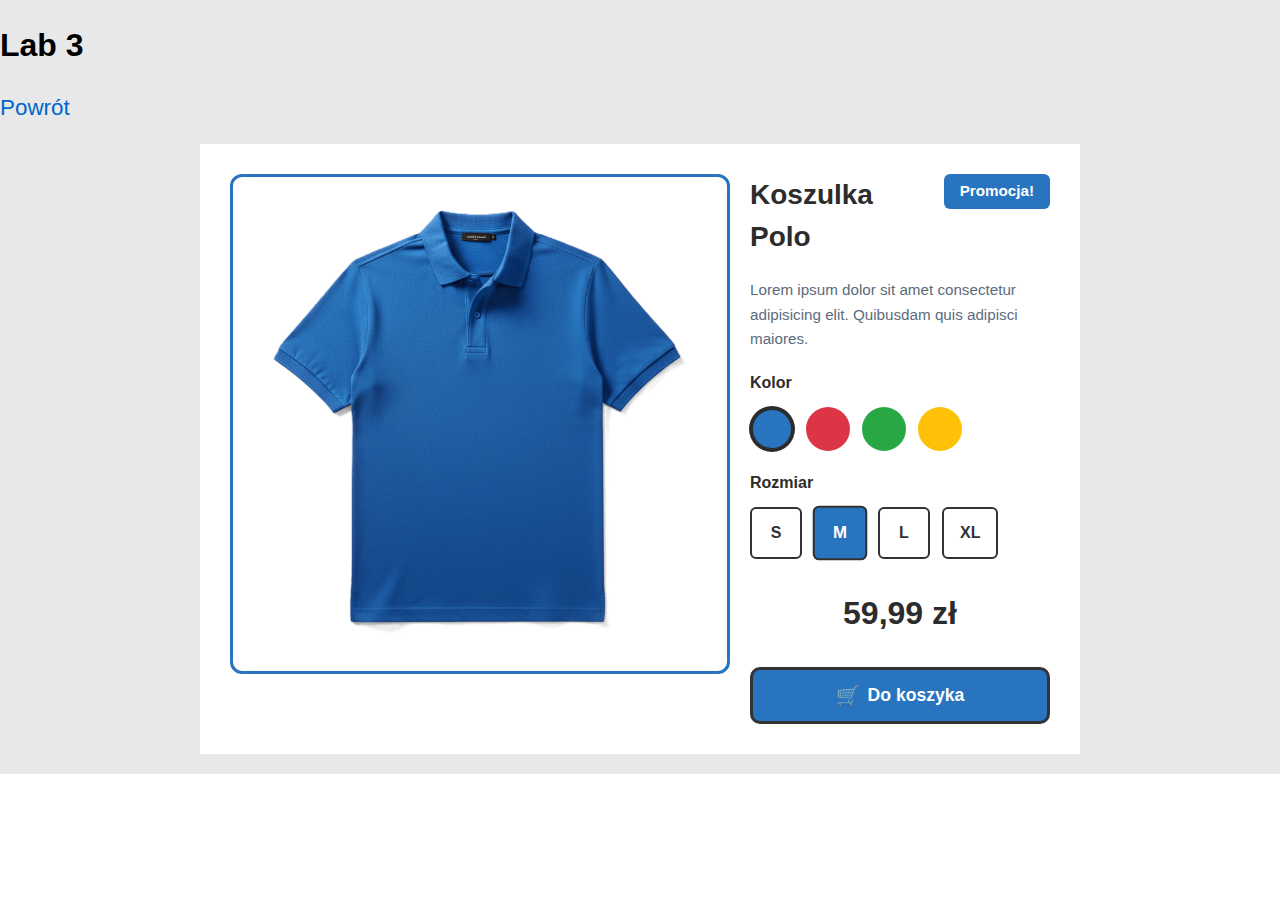
<file: lab-3/index.html>
<!DOCTYPE html>
<html lang="pl">
  <head>
    <meta charset="UTF-8" />
    <title>Lab 3</title>
    <link rel="stylesheet" href="css/style.css" />
    <link rel="stylesheet" href="css/polo.css" />
  </head>
  <body>
    <h1>Lab 3</h1>
    <a href="..">Powrót</a>

    <div class="product-card">
      <div class="product-image-container">
        <div class="product-image" role="img" aria-label="Koszulka Polo"></div>
      </div>

      <div class="product-info">
        <div class="product-header">
          <h2>Koszulka Polo</h2>
          <span class="promo-badge">Promocja!</span>
        </div>

        <p class="product-description">
          Lorem ipsum dolor sit amet consectetur adipisicing elit. Quibusdam quis adipisci maiores.
        </p>

        <div class="product-options">
          <h3>Kolor</h3>
          <div class="color-options">
            <input type="radio" name="color" id="color-blue" value="blue" checked>
            <label for="color-blue" class="color-button color-blue"></label>

            <input type="radio" name="color" id="color-red" value="red">
            <label for="color-red" class="color-button color-red"></label>

            <input type="radio" name="color" id="color-green" value="green">
            <label for="color-green" class="color-button color-green"></label>

            <input type="radio" name="color" id="color-yellow" value="yellow">
            <label for="color-yellow" class="color-button color-yellow"></label>
          </div>
        </div>

        <div class="product-options">
          <h3>Rozmiar</h3>
          <div class="size-options">
            <input type="radio" name="size" id="size-s" value="S">
            <label for="size-s" class="size-button">S</label>

            <input type="radio" name="size" id="size-m" value="M" checked>
            <label for="size-m" class="size-button">M</label>

            <input type="radio" name="size" id="size-l" value="L">
            <label for="size-l" class="size-button">L</label>

            <input type="radio" name="size" id="size-xl" value="XL">
            <label for="size-xl" class="size-button">XL</label>
          </div>
        </div>

        <div class="product-price">59,99 zł</div>

        <button class="add-to-cart">
          <span class="cart-icon">🛒</span> Do koszyka
        </button>
      </div>
    </div>
  </body>
</html>
</file>
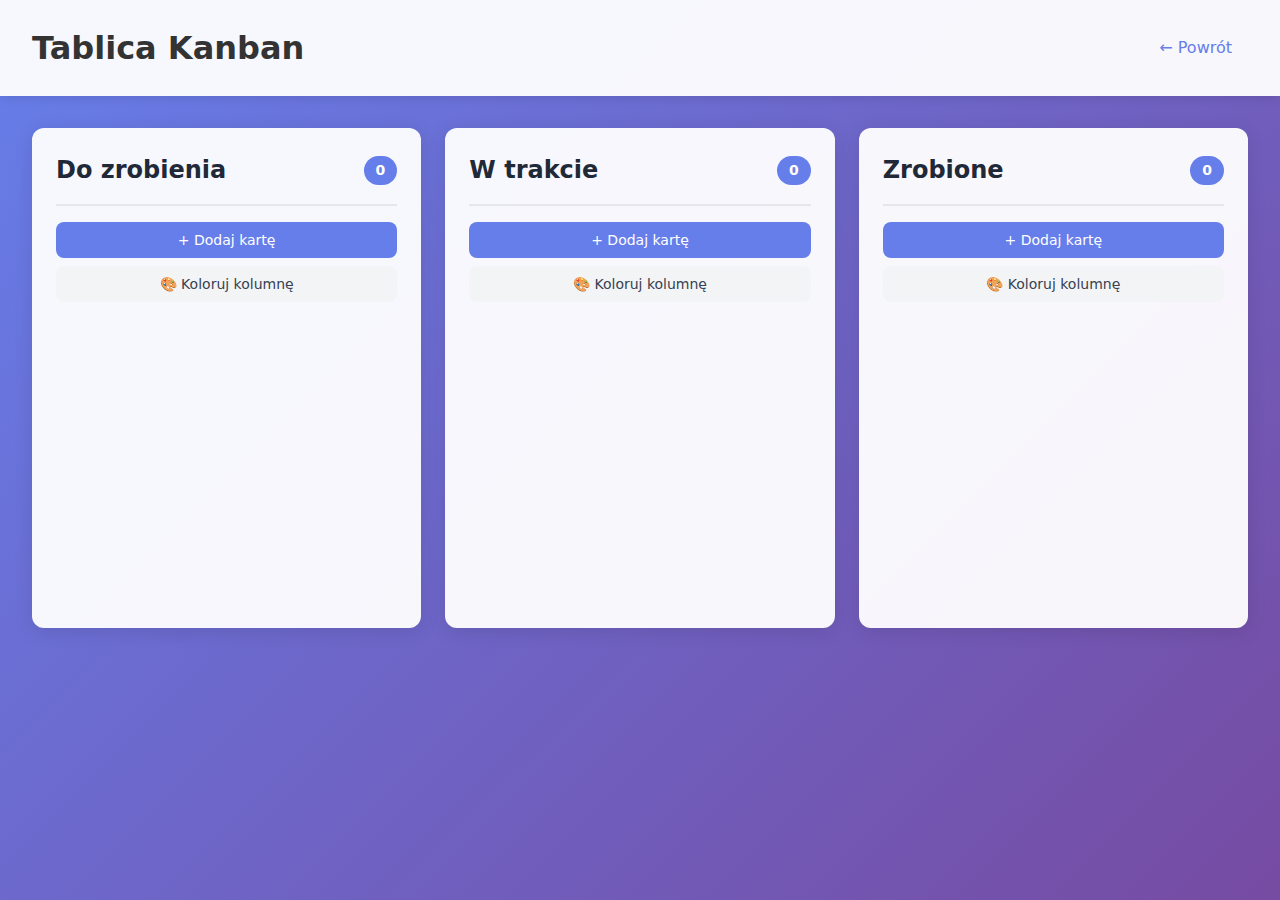
<file: lab-4/index.html>
<!DOCTYPE html>
<html lang="pl">
  <head>
    <meta charset="UTF-8" />
    <meta name="viewport" content="width=device-width, initial-scale=1.0" />
    <title>Kanban Board</title>
    <link rel="stylesheet" href="css/style.css" />
  </head>
  <body>
    <header>
      <h1>Tablica Kanban</h1>
      <a href=".." class="back-link">← Powrót</a>
    </header>

    <main class="kanban-board">
      <div class="column" data-column="todo">
        <div class="column-header">
          <h2>Do zrobienia</h2>
          <span class="card-counter">0</span>
        </div>
        <div class="column-controls">
          <button class="add-card-btn">+ Dodaj kartę</button>
          <button class="color-column-btn">🎨 Koloruj kolumnę</button>
        </div>
        <div class="cards-container"></div>
      </div>

      <div class="column" data-column="inprogress">
        <div class="column-header">
          <h2>W trakcie</h2>
          <span class="card-counter">0</span>
        </div>
        <div class="column-controls">
          <button class="add-card-btn">+ Dodaj kartę</button>
          <button class="color-column-btn">🎨 Koloruj kolumnę</button>
        </div>
        <div class="cards-container"></div>
      </div>

      <div class="column" data-column="done">
        <div class="column-header">
          <h2>Zrobione</h2>
          <span class="card-counter">0</span>
        </div>
        <div class="column-controls">
          <button class="add-card-btn">+ Dodaj kartę</button>
          <button class="color-column-btn">🎨 Koloruj kolumnę</button>
        </div>
        <div class="cards-container"></div>
      </div>
    </main>

    <script src="js/kanban.js"></script>
  </body>
</html>
</file>
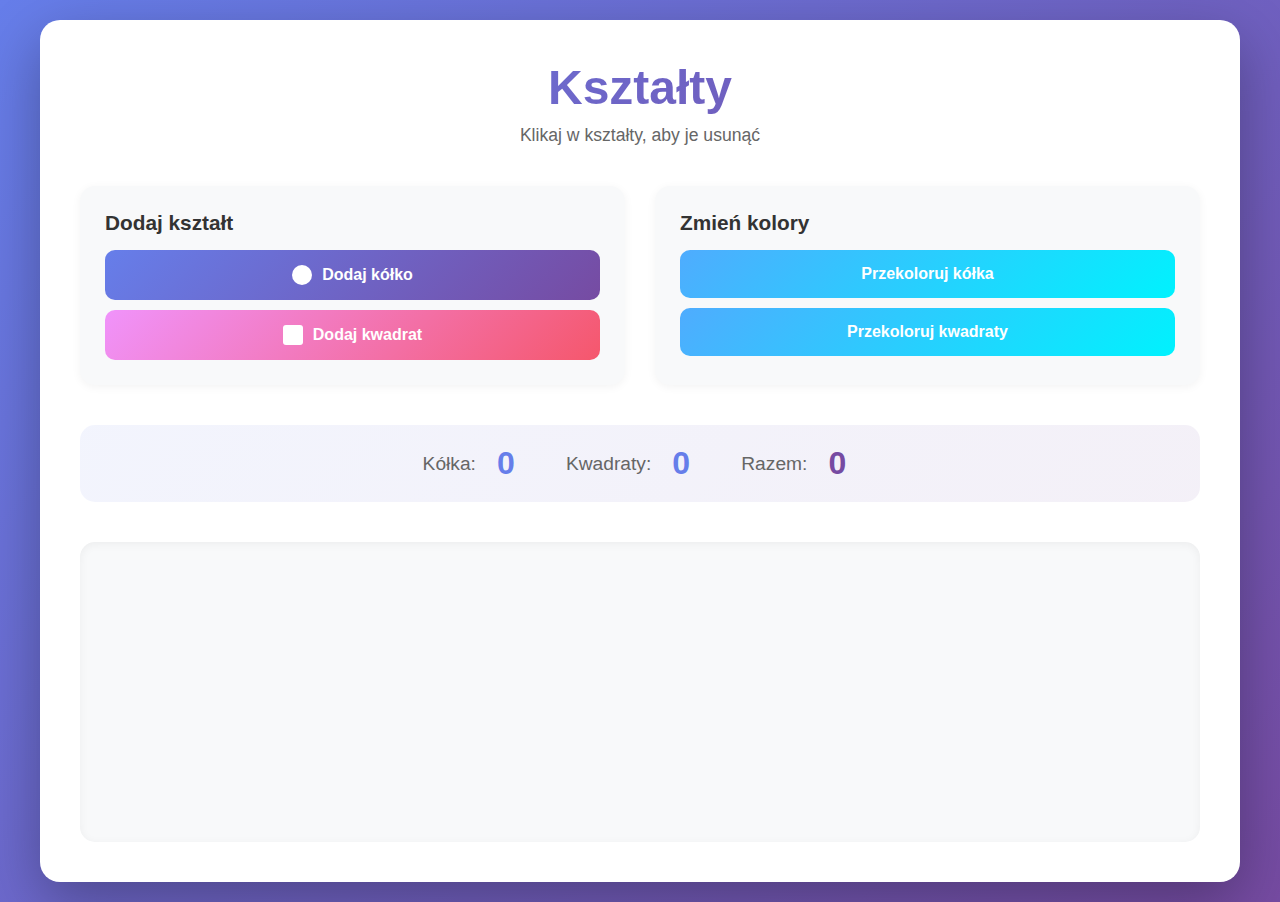
<file: lab-5/index.html>
<!DOCTYPE html>
<html lang="pl">
<head>
  <meta charset="UTF-8">
  <meta name="viewport" content="width=device-width, initial-scale=1.0">
  <title>Kształty - Lab 5</title>
  <link rel="stylesheet" href="style.css">
</head>
<body>
  <div class="container">
    <header>
      <h1>Kształty</h1>
      <p class="subtitle">Klikaj w kształty, aby je usunąć</p>
    </header>

    <div class="controls">
      <div class="control-group">
        <h2>Dodaj kształt</h2>
        <div class="button-group">
          <button id="add-circle" class="btn btn-circle">
            <span class="circle-icon"></span>
            Dodaj kółko
          </button>
          <button id="add-square" class="btn btn-square">
            <span class="square-icon"></span>
            Dodaj kwadrat
          </button>
        </div>
      </div>

      <div class="control-group">
        <h2>Zmień kolory</h2>
        <div class="button-group">
          <button id="recolor-circles" class="btn btn-recolor">
            Przekoloruj kółka
          </button>
          <button id="recolor-squares" class="btn btn-recolor">
            Przekoloruj kwadraty
          </button>
        </div>
      </div>
    </div>

    <div class="stats">
      <div class="stat-item">
        <span class="stat-label">Kółka:</span>
        <span class="stat-value" id="circle-count">0</span>
      </div>
      <div class="stat-item">
        <span class="stat-label">Kwadraty:</span>
        <span class="stat-value" id="square-count">0</span>
      </div>
      <div class="stat-item stat-total">
        <span class="stat-label">Razem:</span>
        <span class="stat-value" id="total-count">0</span>
      </div>
    </div>

    <div id="shapes-container" class="shapes-container"></div>
  </div>

  <script type="module" src="app.js"></script>
</body>
</html>
</file>
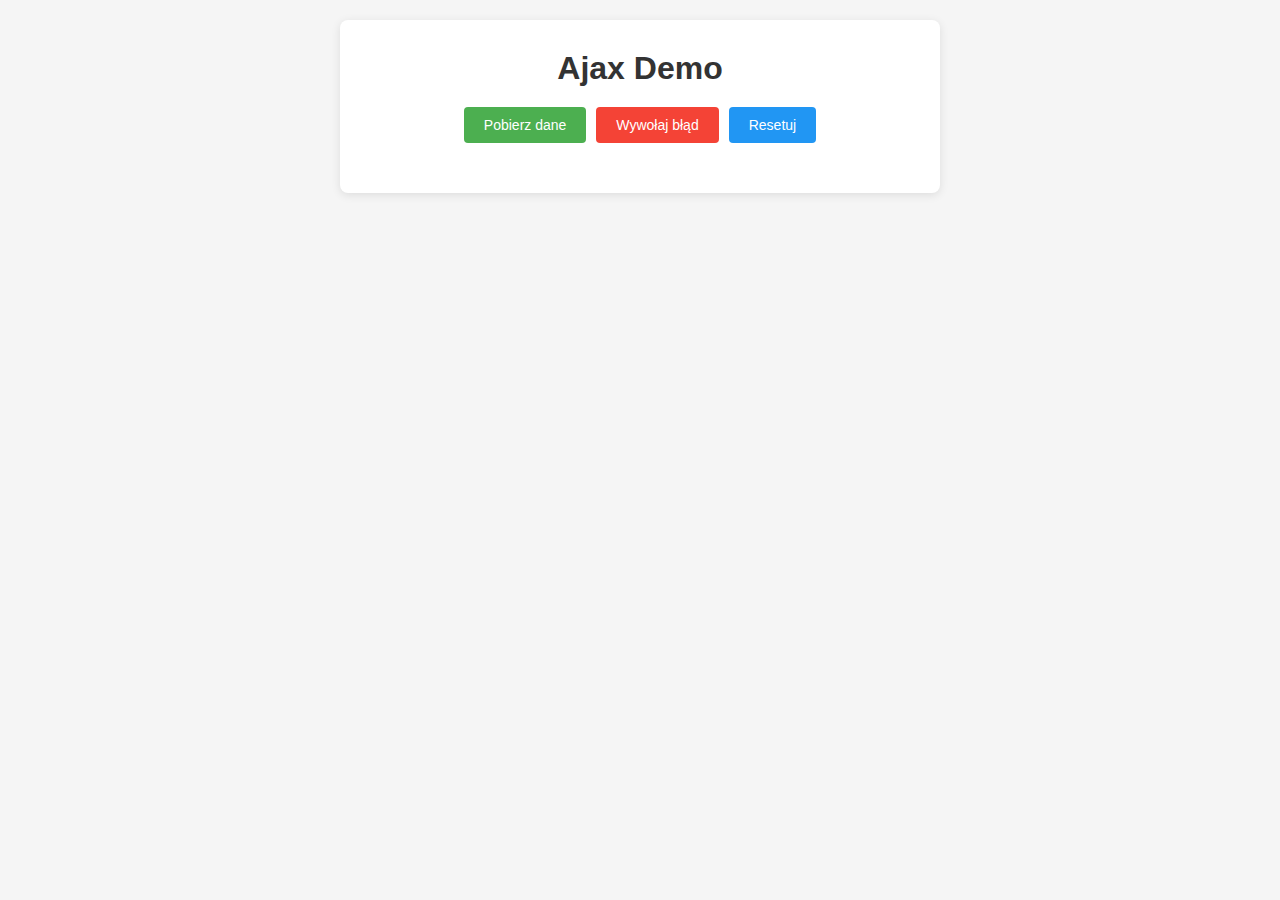
<file: lab-6/index.html>
<!DOCTYPE html>
<html lang="pl">
<head>
    <meta charset="UTF-8">
    <meta name="viewport" content="width=device-width, initial-scale=1.0">
    <title>Ajax Demo</title>
    <link rel="stylesheet" href="css/style.css">
</head>
<body>
    <div class="container">
        <h1>Ajax Demo</h1>

        <div class="buttons">
            <button id="btn-fetch">Pobierz dane</button>
            <button id="btn-error">Wywołaj błąd</button>
            <button id="btn-reset">Resetuj</button>
        </div>

        <div id="error" class="error"></div>

        <div id="loader" class="loader">Ładowanie...</div>

        <ul id="list" class="list"></ul>
    </div>

    <script src="js/ajax.js"></script>
    <script src="js/app.js"></script>
</body>
</html>
</file>
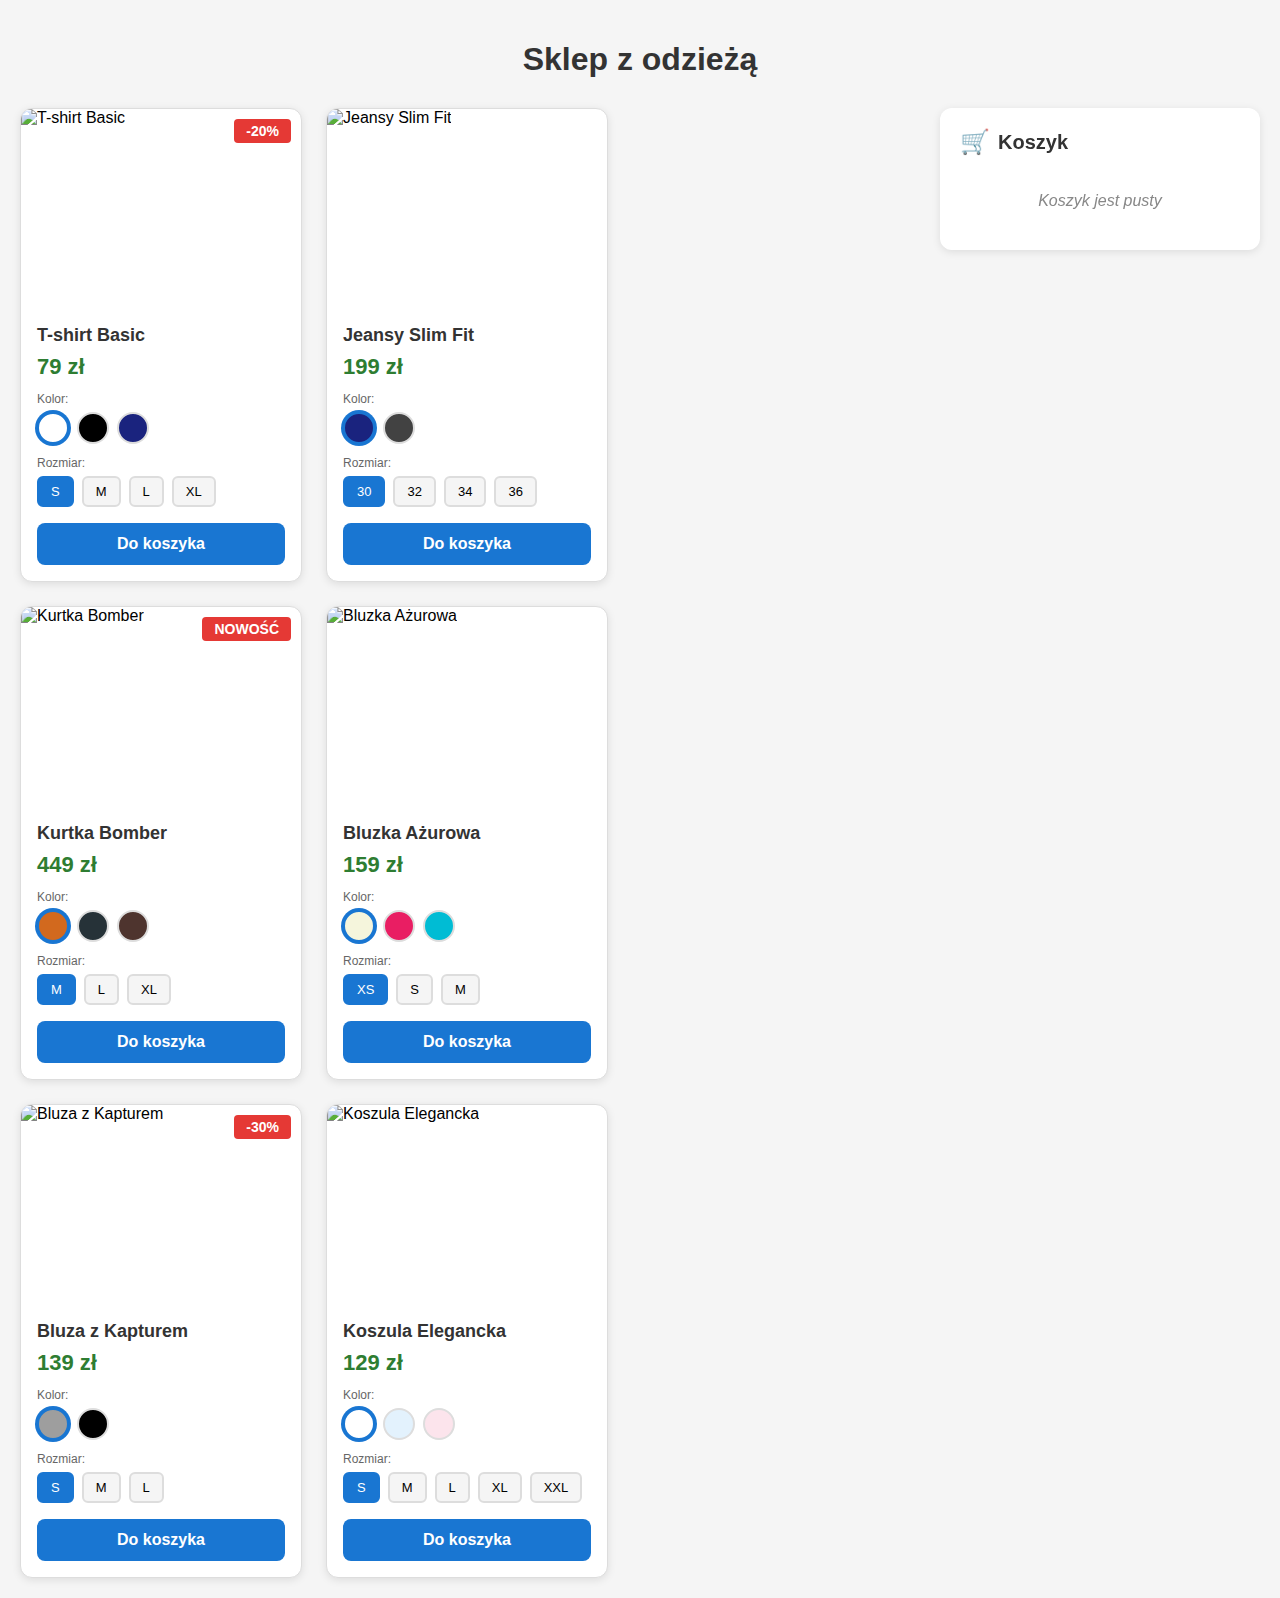
<file: lab-7/index.html>
<!DOCTYPE html>
<html lang="pl">
<head>
    <meta charset="UTF-8">
    <meta name="viewport" content="width=device-width, initial-scale=1.0">
    <title>Sklep z odzieżą - Lab 7</title>
    <link rel="stylesheet" href="css/style.css">
</head>
<body>
    <h1>Sklep z odzieżą</h1>

    <div class="shop-layout">
        <product-list id="products"></product-list>
        <shopping-cart id="cart"></shopping-cart>
    </div>

    <script type="module">
        import './js/product-card.js';
        import './js/shopping-cart.js';
        import './js/product-list.js';

        const cart = document.getElementById('cart');

        document.addEventListener('add-to-cart', (e) => {
            cart.addItem(e.detail);
        });
    </script>
</body>
</html>
</file>
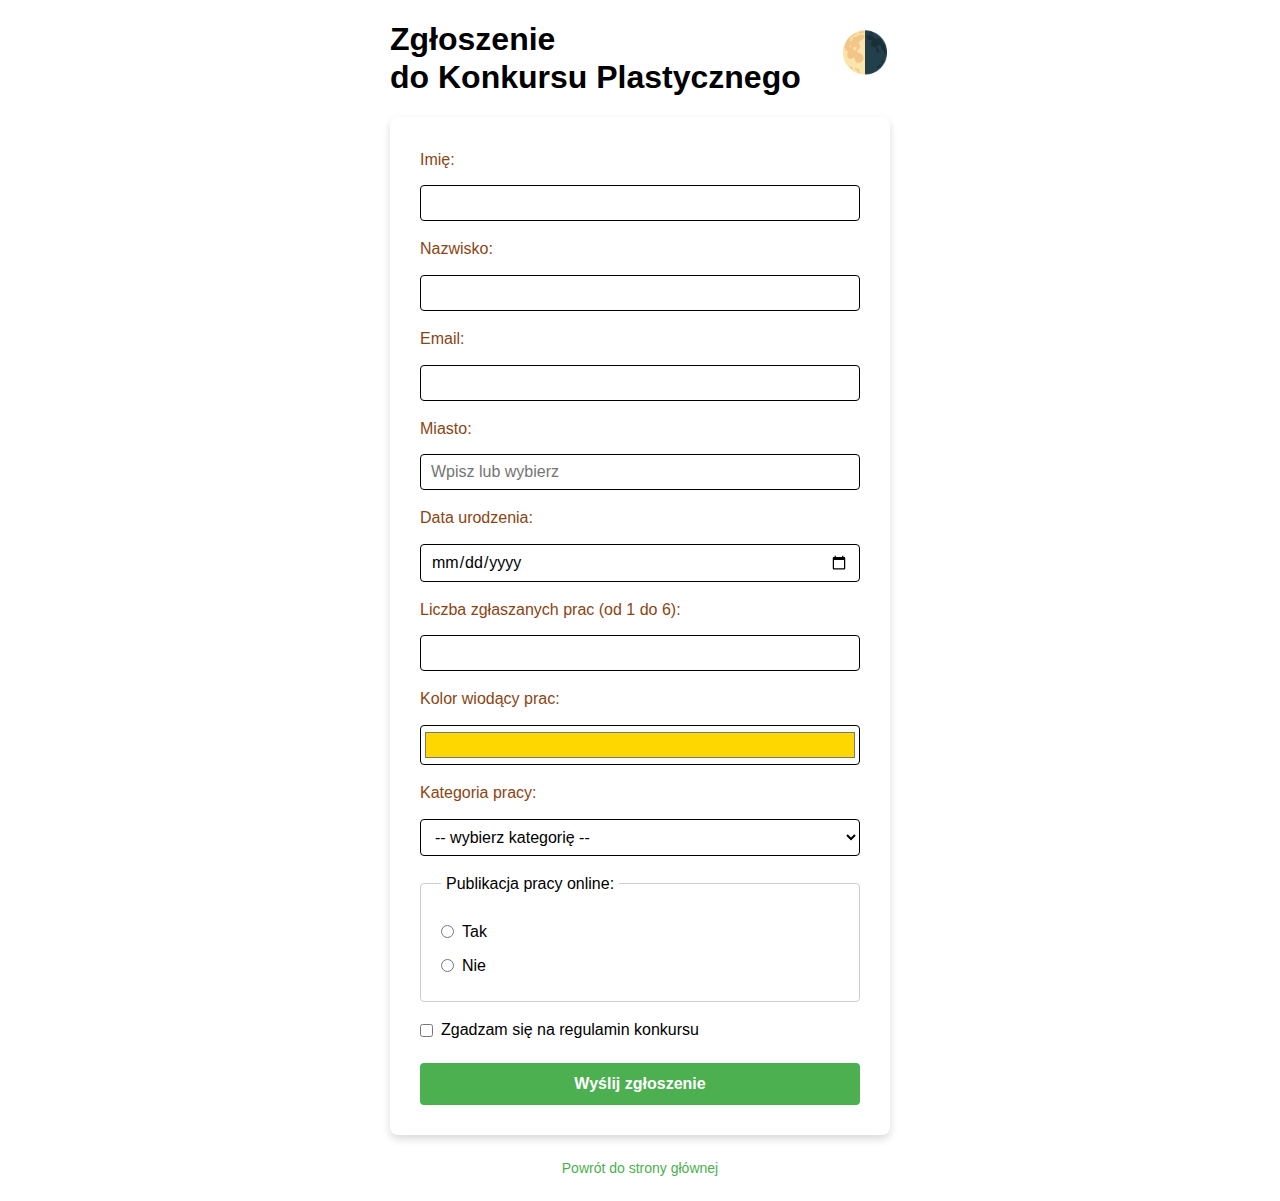
<file: lab-1/konkurs.html>
<!DOCTYPE html>
<html lang="pl">
  <head>
    <meta charset="UTF-8" />
    <meta name="viewport" content="width=device-width, initial-scale=1.0" />
    <title>Konkurs plastyczny - Lab 1</title>
    <link rel="stylesheet" href="css/main.css" />
    <link rel="stylesheet" href="css/konkurs.css" />
  </head>
  <body>
    <main class="konkurs-container">
      <input type="checkbox" id="theme-toggle" class="theme-toggle" />
      <div class="header-with-theme">
        <h1>Zgłoszenie<br>do Konkursu Plastycznego</h1>
        <label for="theme-toggle" class="theme-label" title="Zmień motyw">🌗</label>
      </div>

      <form action="https://httpbin.org/get" method="get" class="konkurs-form">
        <div class="form-group">
          <label for="imie">Imię:</label>
          <input
            type="text"
            id="imie"
            name="imie"
            maxlength="30"
            required
          />
        </div>

        <div class="form-group">
          <label for="nazwisko">Nazwisko:</label>
          <input
            type="text"
            id="nazwisko"
            name="nazwisko"
            maxlength="50"
            required
          />
        </div>

        <div class="form-group">
          <label for="email">Email:</label>
          <input
            type="email"
            id="email"
            name="email"
            required
          />
        </div>

        <div class="form-group">
          <label for="miasto">Miasto:</label>
          <input
            type="text"
            id="miasto"
            name="miasto"
            list="miasta-lista"
            required
            placeholder="Wpisz lub wybierz"
          />
          <datalist id="miasta-lista">
            <option value="Warszawa">
            <option value="Kraków">
            <option value="Gdańsk">
            <option value="Poznań">
            <option value="Wrocław">
          </datalist>
        </div>

        <div class="form-group">
          <label for="data-urodzenia">Data urodzenia:</label>
          <input
            type="date"
            id="data-urodzenia"
            name="data-urodzenia"
            required
          />
        </div>

        <div class="form-group">
          <label for="liczba-prac">Liczba zgłaszanych prac (od 1 do 6):</label>
          <input
            type="number"
            id="liczba-prac"
            name="liczba-prac"
            min="1"
            max="6"
            required
          />
        </div>

        <div class="form-group">
          <label for="kolor">Kolor wiodący prac:</label>
          <input
            type="color"
            id="kolor"
            name="kolor"
            value="#FFD700"
            required
          />
        </div>

        <div class="form-group">
          <label for="kategoria">Kategoria pracy:</label>
          <select id="kategoria" name="kategoria" required>
            <option value="">-- wybierz kategorię --</option>
            <option value="rysunek">Rysunek</option>
            <option value="malarstwo">Malarstwo</option>
            <option value="grafika-cyfrowa">Grafika cyfrowa</option>
          </select>
        </div>

        <fieldset class="publikacja-fieldset">
          <legend>Publikacja pracy online:</legend>
          <div class="radio-group">
            <input
              type="radio"
              id="publikacja-tak"
              name="publikacja"
              value="tak"
              required
            />
            <label for="publikacja-tak">Tak</label>
          </div>
          <div class="radio-group">
            <input
              type="radio"
              id="publikacja-nie"
              name="publikacja"
              value="nie"
            />
            <label for="publikacja-nie">Nie</label>
          </div>
        </fieldset>

        <div class="form-group checkbox-group">
          <input
            type="checkbox"
            id="zgoda"
            name="zgoda"
            required
          />
          <label for="zgoda">Zgadzam się na regulamin konkursu</label>
        </div>

        <button type="submit" class="submit-button">Wyślij zgłoszenie</button>
      </form>

      <nav class="page-nav">
        <a href="index.html">Powrót do strony głównej</a>
      </nav>
    </main>
  </body>
</html>
</file>
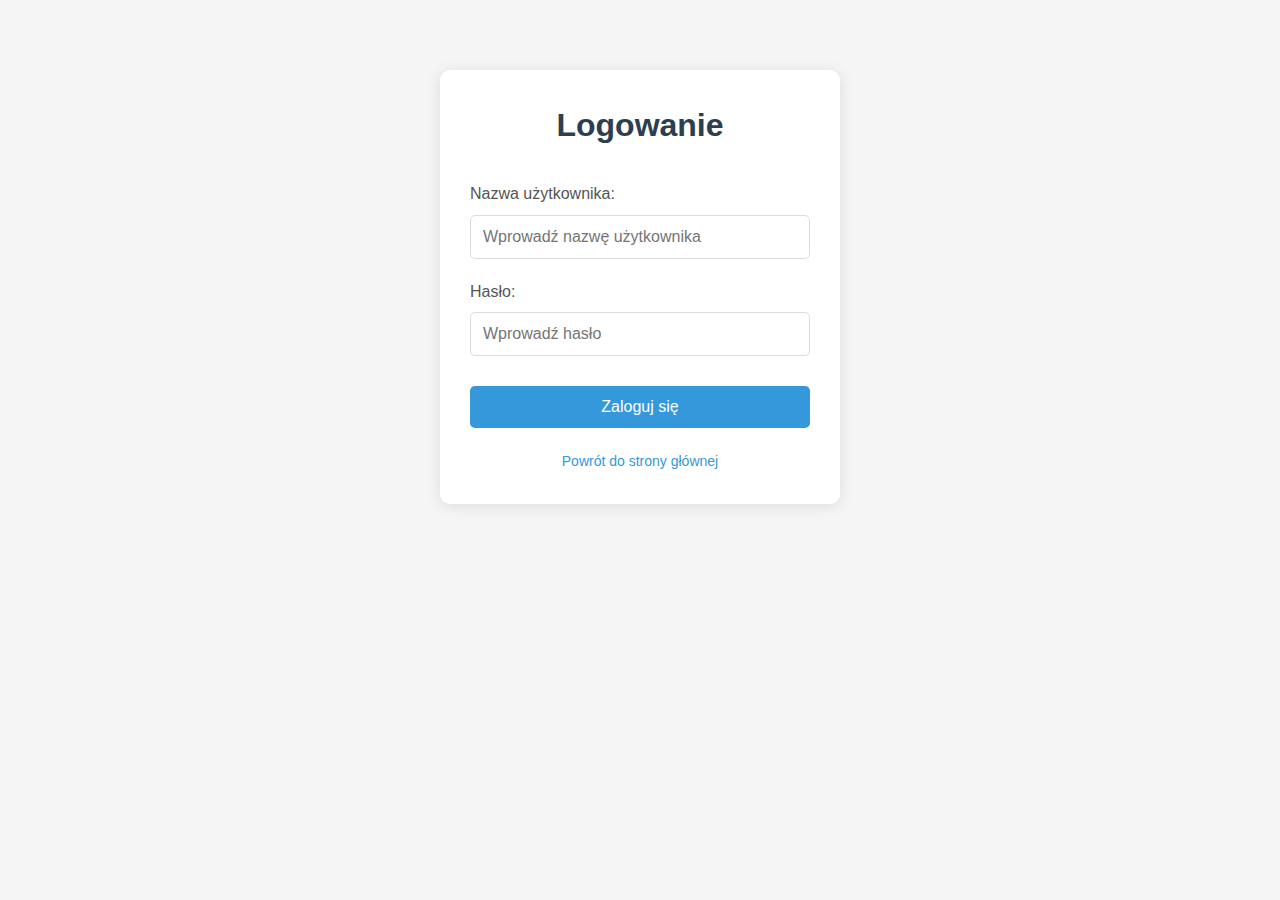
<file: lab-1/login.html>
<!DOCTYPE html>
<html lang="pl">
  <head>
    <meta charset="UTF-8" />
    <meta name="viewport" content="width=device-width, initial-scale=1.0" />
    <title>Logowanie - Lab 1</title>
    <link rel="stylesheet" href="css/main.css" />
  </head>
  <body>
    <main class="login-container">
      <h1>Logowanie</h1>
      <form action="https://httpbin.org/post" method="post" class="login-form">
        <div class="form-group">
          <label for="username">Nazwa użytkownika:</label>
          <input
            type="text"
            id="username"
            name="username"
            required
            placeholder="Wprowadź nazwę użytkownika"
          />
        </div>

        <div class="form-group">
          <label for="password">Hasło:</label>
          <input
            type="password"
            id="password"
            name="password"
            required
            placeholder="Wprowadź hasło"
          />
        </div>

        <button type="submit">Zaloguj się</button>
      </form>

      <nav class="page-nav">
        <a href="index.html">Powrót do strony głównej</a>
      </nav>
    </main>
  </body>
</html>
</file>
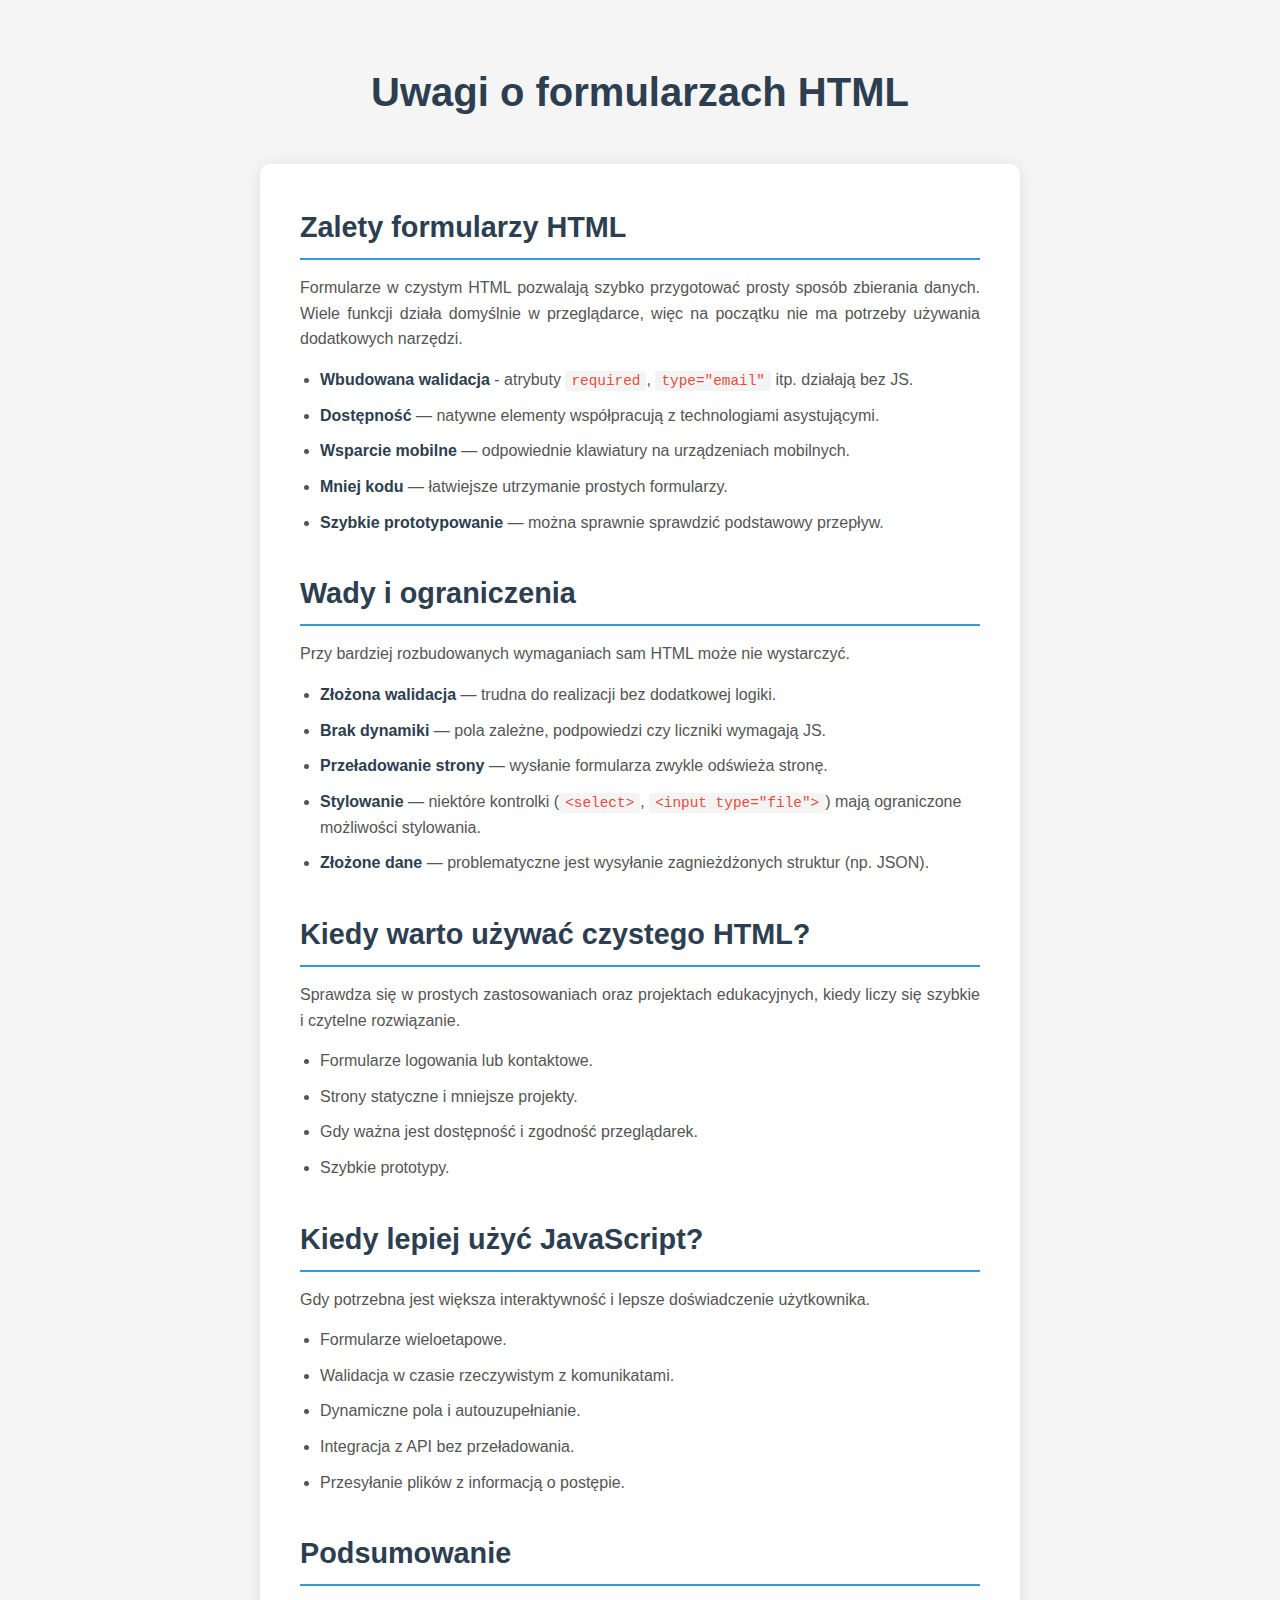
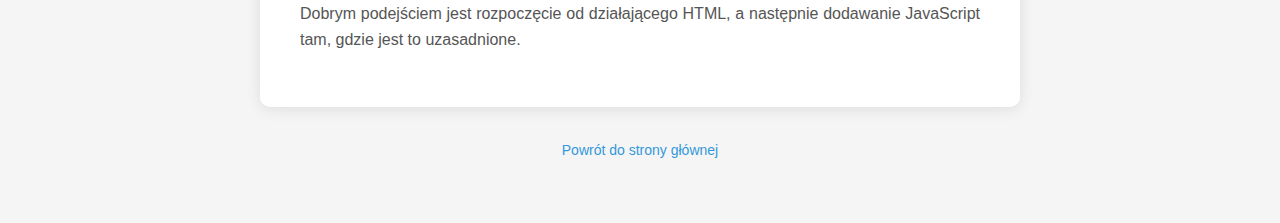
<file: lab-1/uwagi.html>
<!DOCTYPE html>
<html lang="pl">
  <head>
    <meta charset="UTF-8" />
    <meta name="viewport" content="width=device-width, initial-scale=1.0" />
    <title>Uwagi o formularzach HTML - Lab 1</title>
    <link rel="stylesheet" href="css/main.css" />
  </head>
  <body>
    <main class="uwagi-container">
      <header>
        <h1>Uwagi o formularzach HTML</h1>
      </header>

      <article>
        <section>
          <h2>Zalety formularzy HTML</h2>
          <p>
            Formularze w czystym HTML pozwalają szybko przygotować prosty sposób
            zbierania danych. Wiele funkcji działa domyślnie w przeglądarce,
            więc na początku nie ma potrzeby używania dodatkowych narzędzi.
          </p>
          <ul>
            <li>
              <strong>Wbudowana walidacja</strong> - atrybuty
              <code>required</code>, <code>type="email"</code> itp. działają bez
              JS.
            </li>
            <li>
              <strong>Dostępność</strong> — natywne elementy współpracują z
              technologiami asystującymi.
            </li>
            <li>
              <strong>Wsparcie mobilne</strong> — odpowiednie klawiatury na
              urządzeniach mobilnych.
            </li>
            <li>
              <strong>Mniej kodu</strong> — łatwiejsze utrzymanie prostych
              formularzy.
            </li>
            <li>
              <strong>Szybkie prototypowanie</strong> — można sprawnie sprawdzić
              podstawowy przepływ.
            </li>
          </ul>
        </section>

        <section>
          <h2>Wady i ograniczenia</h2>
          <p>
            Przy bardziej rozbudowanych wymaganiach sam HTML może nie
            wystarczyć.
          </p>
          <ul>
            <li>
              <strong>Złożona walidacja</strong> — trudna do realizacji bez
              dodatkowej logiki.
            </li>
            <li>
              <strong>Brak dynamiki</strong> — pola zależne, podpowiedzi czy
              liczniki wymagają JS.
            </li>
            <li>
              <strong>Przeładowanie strony</strong> — wysłanie formularza zwykle
              odświeża stronę.
            </li>
            <li>
              <strong>Stylowanie</strong> — niektóre kontrolki
              (<code>&lt;select&gt;</code>,
              <code>&lt;input type="file"&gt;</code>) mają ograniczone
              możliwości stylowania.
            </li>
            <li>
              <strong>Złożone dane</strong> — problematyczne jest wysyłanie
              zagnieżdżonych struktur (np. JSON).
            </li>
          </ul>
        </section>

        <section>
          <h2>Kiedy warto używać czystego HTML?</h2>
          <p>
            Sprawdza się w prostych zastosowaniach oraz projektach edukacyjnych,
            kiedy liczy się szybkie i czytelne rozwiązanie.
          </p>
          <ul>
            <li>Formularze logowania lub kontaktowe.</li>
            <li>Strony statyczne i mniejsze projekty.</li>
            <li>Gdy ważna jest dostępność i zgodność przeglądarek.</li>
            <li>Szybkie prototypy.</li>
          </ul>
        </section>

        <section>
          <h2>Kiedy lepiej użyć JavaScript?</h2>
          <p>
            Gdy potrzebna jest większa interaktywność i lepsze doświadczenie
            użytkownika.
          </p>
          <ul>
            <li>Formularze wieloetapowe.</li>
            <li>Walidacja w czasie rzeczywistym z komunikatami.</li>
            <li>Dynamiczne pola i autouzupełnianie.</li>
            <li>Integracja z API bez przeładowania.</li>
            <li>Przesyłanie plików z informacją o postępie.</li>
          </ul>
        </section>

        <section>
          <h2>Podsumowanie</h2>
          <p>
            Dobrym podejściem jest rozpoczęcie od działającego HTML, a następnie
            dodawanie JavaScript tam, gdzie jest to uzasadnione.
          </p>
        </section>
      </article>

      <footer>
        <nav class="page-nav">
          <a href="index.html">Powrót do strony głównej</a>
        </nav>
      </footer>
    </main>
  </body>
</html>
</file>
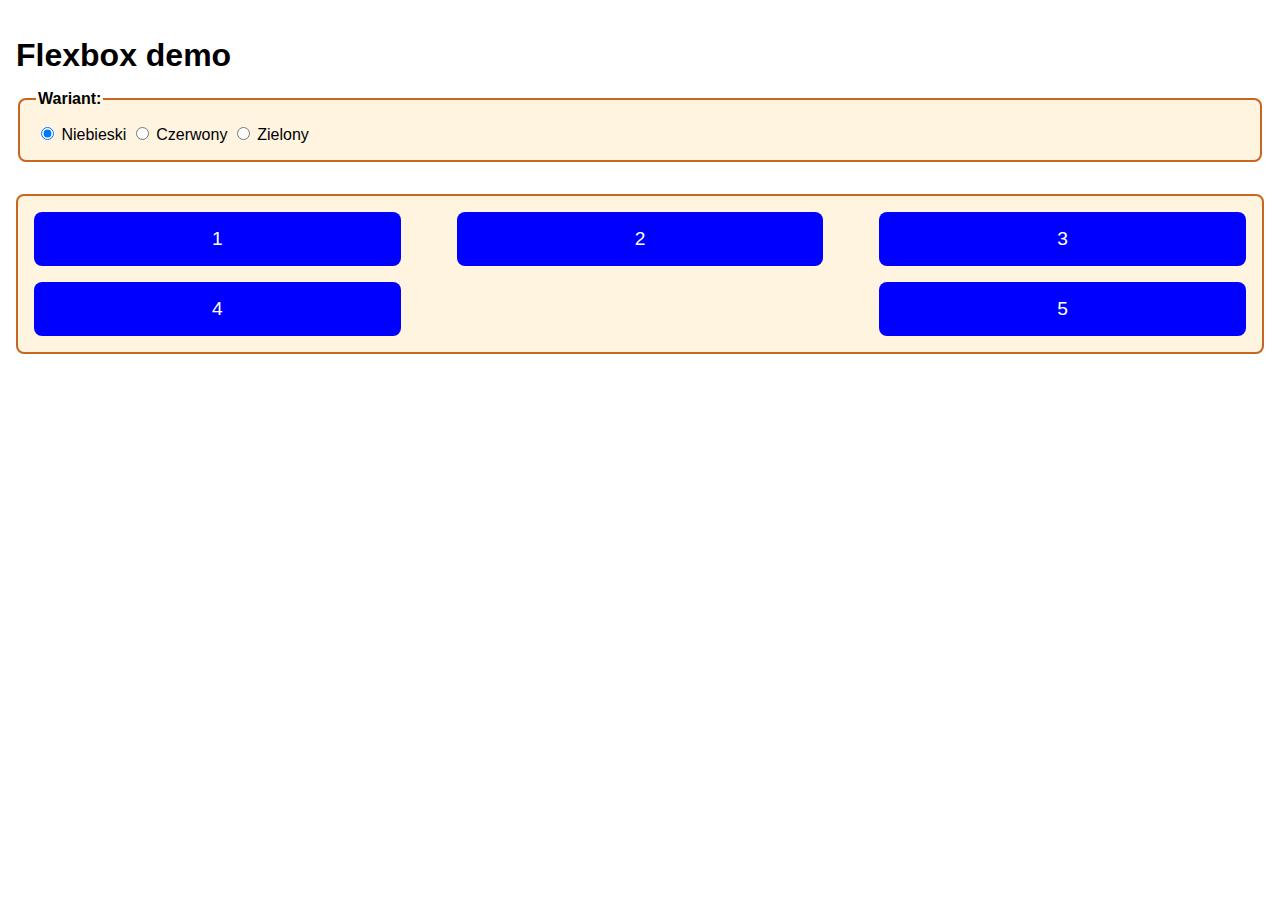
<file: lab-2/flex.html>
<!DOCTYPE html>
<html lang="pl">
  <head>
    <meta charset="UTF-8" />
    <meta name="viewport" content="width=device-width, initial-scale=1.0" />
    <title>Flexbox Demo</title>
    <link rel="stylesheet" href="css/flex.css" />
  </head>
  <body>
    <h1>Flexbox demo</h1>
    <header>
      <fieldset class="theme-picker">
        <legend>Wariant:</legend>
        <label>
          <input type="radio" name="version" value="blue" checked />
          Niebieski
        </label>
        <label
          ><input type="radio" name="version" value="red" />
          Czerwony
        </label>
        <label>
          <input type="radio" name="version" value="green" />
          Zielony
        </label>
      </fieldset>
    </header>
    <div class="container">
      <div class="item">1</div>
      <div class="item">2</div>
      <div class="item">3</div>
      <div class="item">4</div>
      <div class="item">5</div>
    </div>
  </body>
</html>
</file>
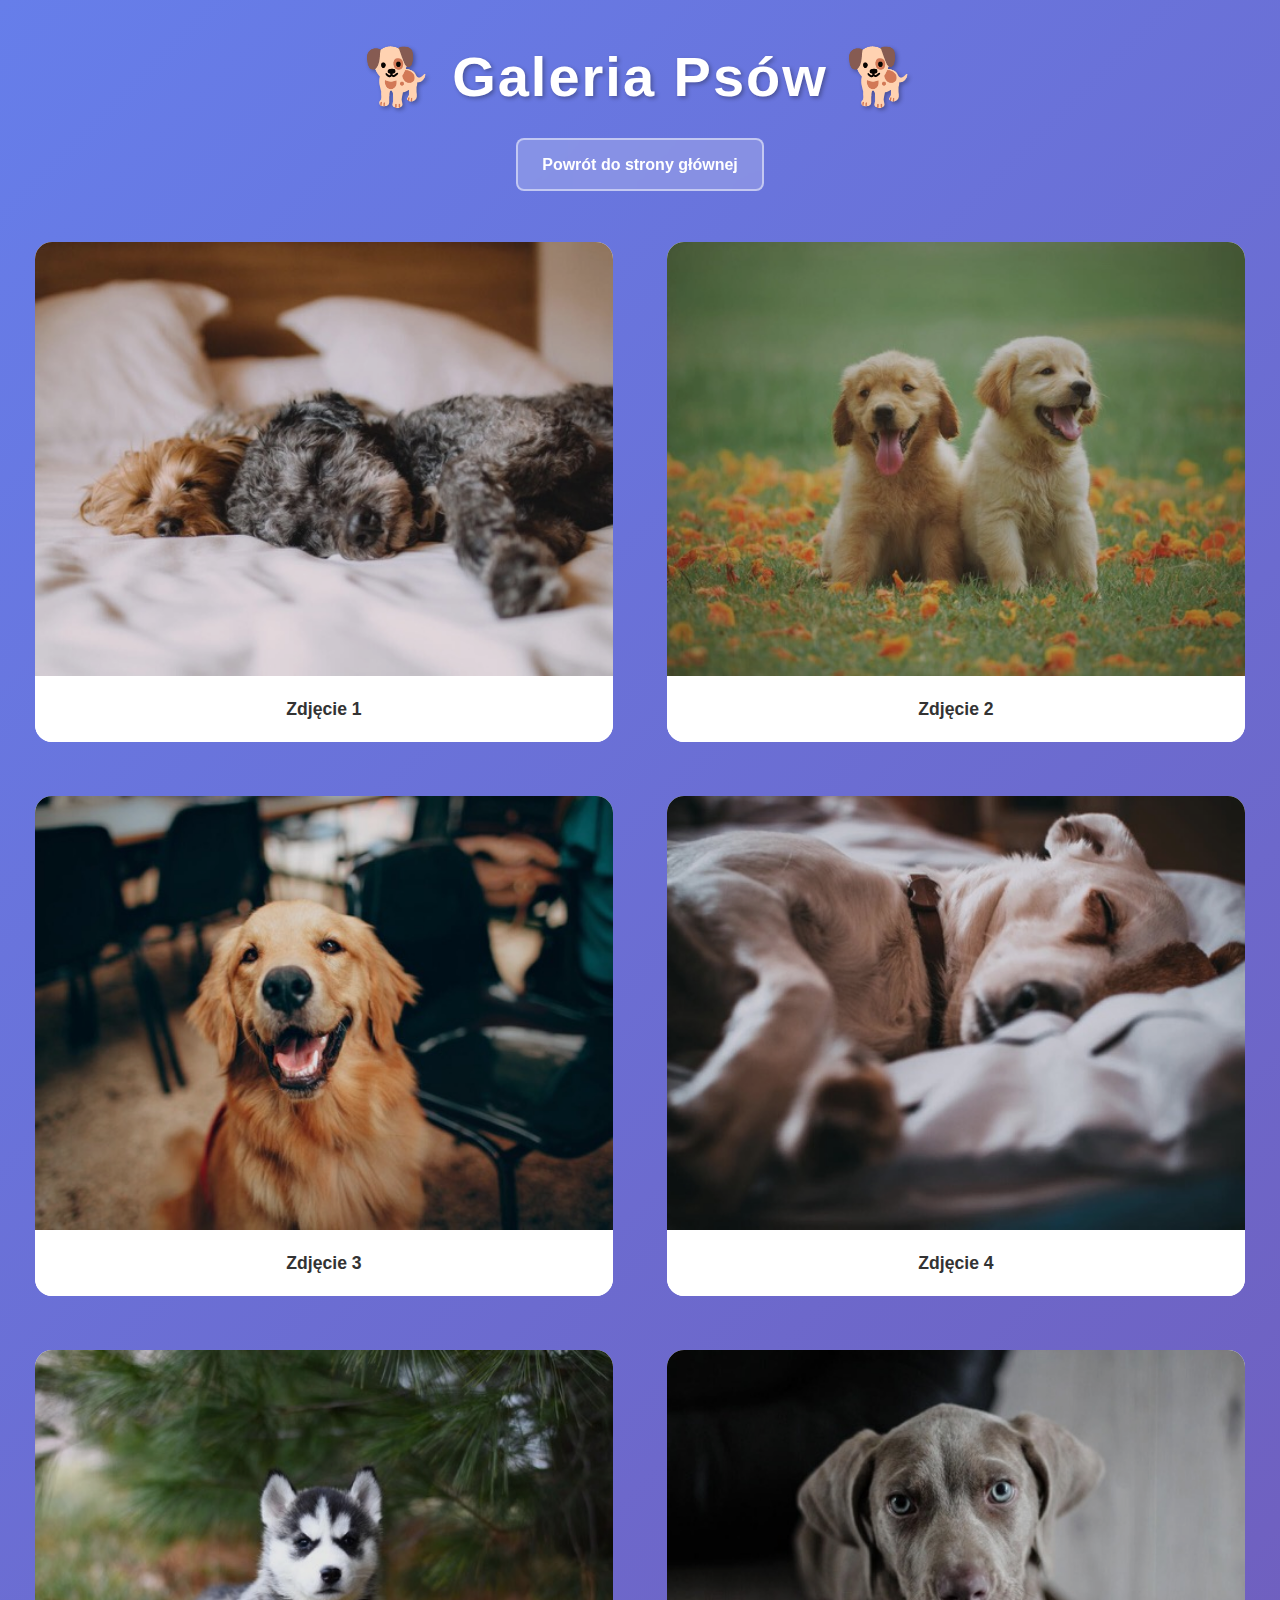
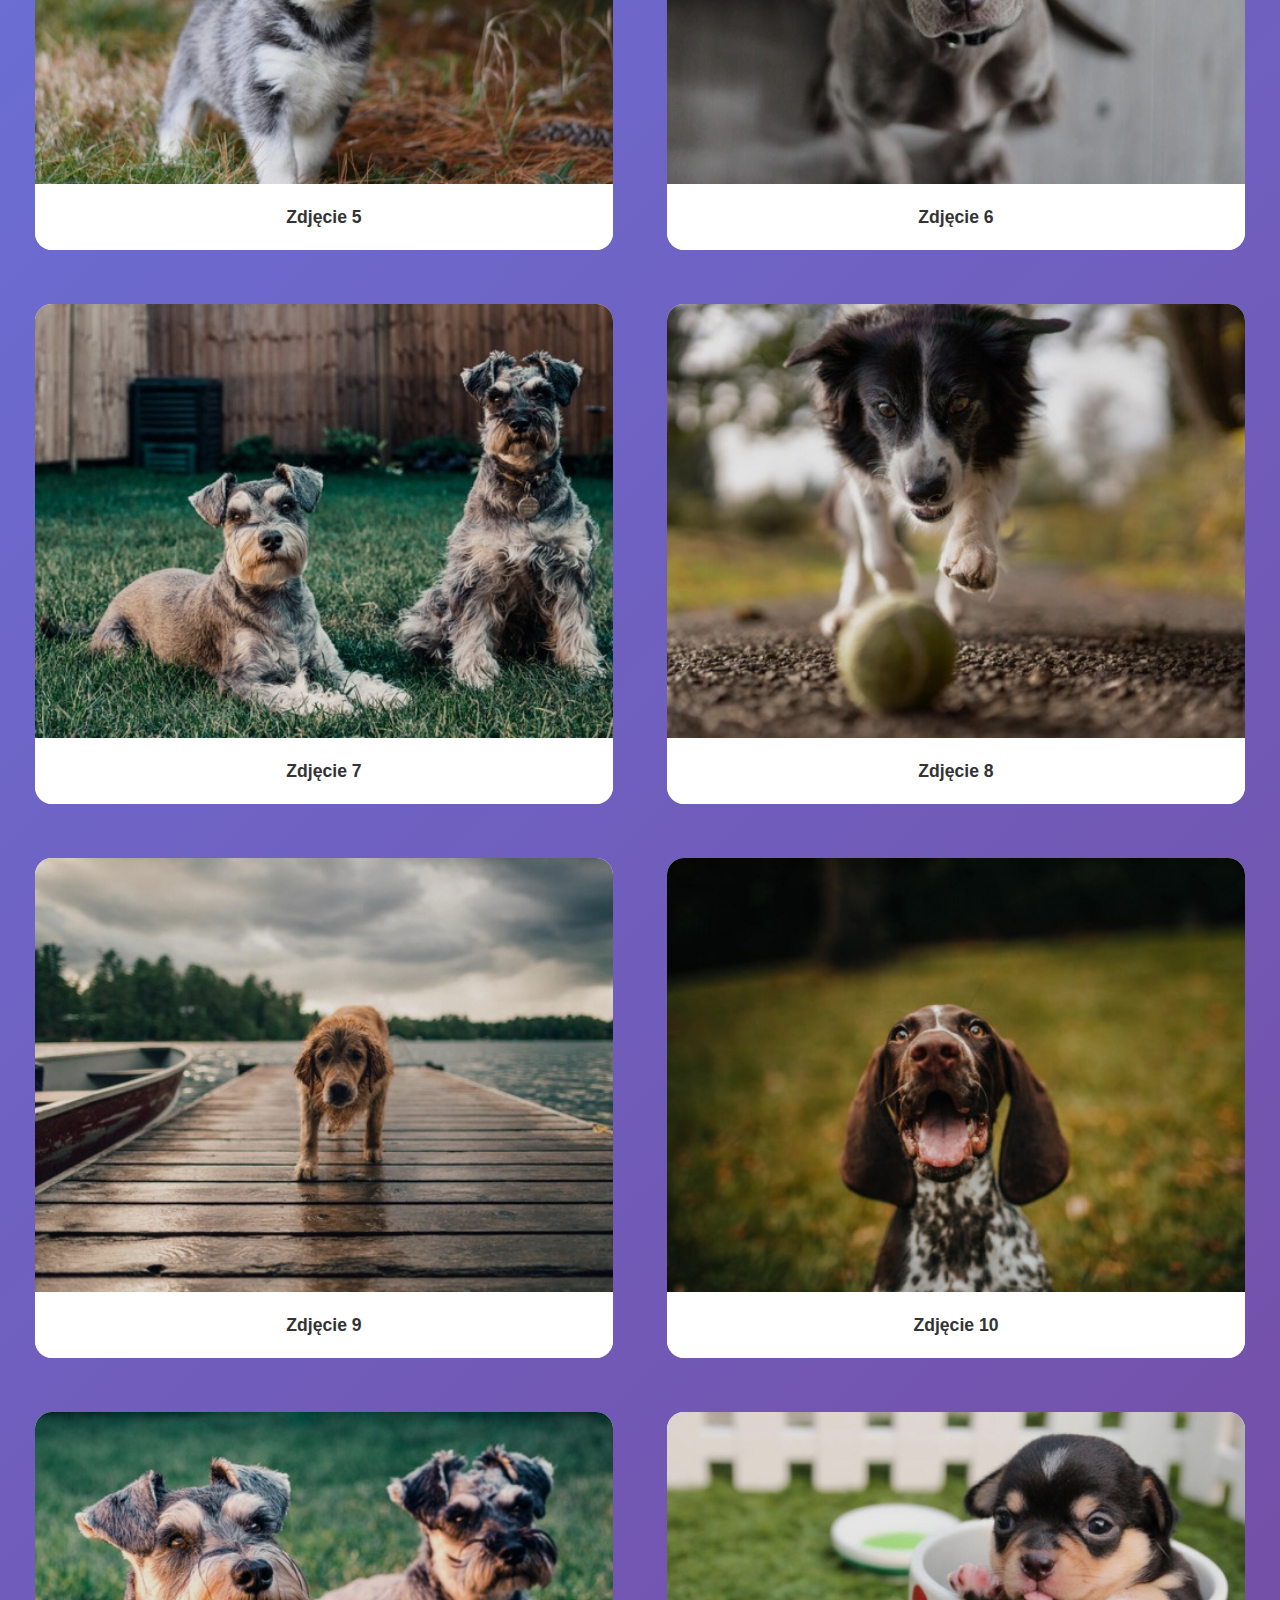
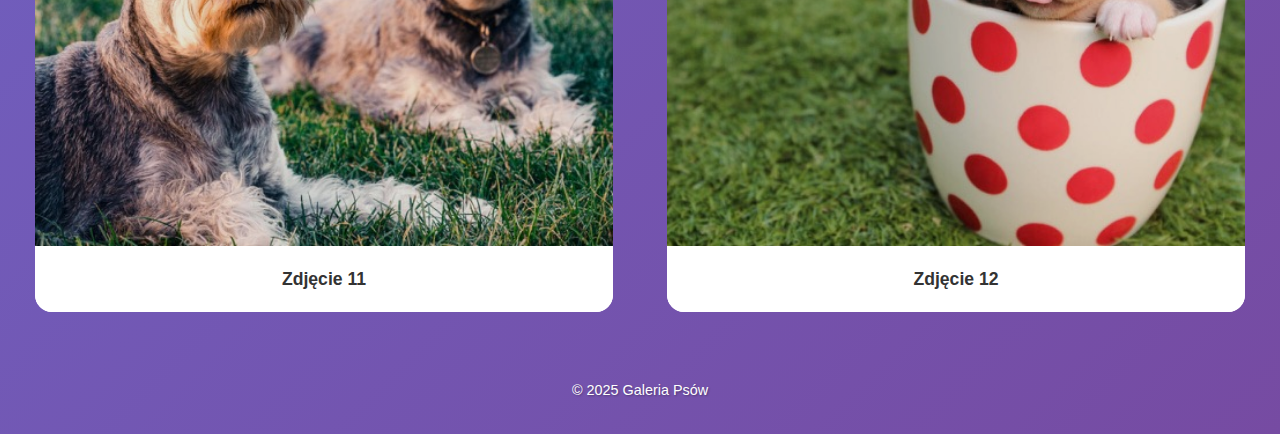
<file: lab-2/galeria.html>
<!DOCTYPE html>
<html lang="pl">
  <head>
    <meta charset="UTF-8" />
    <meta name="viewport" content="width=device-width, initial-scale=1.0" />
    <title>Galeria Psów</title>
    <link rel="stylesheet" href="css/galeria.css" />
  </head>
  <body>
    <header>
      <h1>🐕 Galeria Psów 🐕</h1>
      <nav>
        <a href="index.html">Powrót do strony głównej</a>
      </nav>
    </header>

    <main class="gallery-container">
      <figure class="gallery-item">
        <picture>
          <source
            media="(min-width: 1600px)"
            srcset="images/dog-1-1000.jpg"
          />
          <source
            media="(min-width: 1200px)"
            srcset="images/dog-1-500.jpg"
          />
          <source
            media="(min-width: 800px)"
            srcset="images/dog-1-1000.jpg"
          />
          <img
            src="images/dog-1-500.jpg"
            alt="Zdjęcie psa numer 1"
            loading="lazy"
          />
        </picture>
        <figcaption>Zdjęcie 1</figcaption>
      </figure>

      <figure class="gallery-item">
        <picture>
          <source
            media="(min-width: 1600px)"
            srcset="images/dog-2-1000.jpg"
          />
          <source
            media="(min-width: 1200px)"
            srcset="images/dog-2-500.jpg"
          />
          <source
            media="(min-width: 800px)"
            srcset="images/dog-2-1000.jpg"
          />
          <img
            src="images/dog-2-500.jpg"
            alt="Zdjęcie psa numer 2"
            loading="lazy"
          />
        </picture>
        <figcaption>Zdjęcie 2</figcaption>
      </figure>

      <figure class="gallery-item">
        <picture>
          <source
            media="(min-width: 1600px)"
            srcset="images/dog-3-1000.jpg"
          />
          <source
            media="(min-width: 1200px)"
            srcset="images/dog-3-500.jpg"
          />
          <source
            media="(min-width: 800px)"
            srcset="images/dog-3-1000.jpg"
          />
          <img
            src="images/dog-3-500.jpg"
            alt="Zdjęcie psa numer 3"
            loading="lazy"
          />
        </picture>
        <figcaption>Zdjęcie 3</figcaption>
      </figure>

      <figure class="gallery-item">
        <picture>
          <source
            media="(min-width: 1600px)"
            srcset="images/dog-4-1000.jpg"
          />
          <source
            media="(min-width: 1200px)"
            srcset="images/dog-4-500.jpg"
          />
          <source
            media="(min-width: 800px)"
            srcset="images/dog-4-1000.jpg"
          />
          <img
            src="images/dog-4-500.jpg"
            alt="Zdjęcie psa numer 4"
            loading="lazy"
          />
        </picture>
        <figcaption>Zdjęcie 4</figcaption>
      </figure>

      <figure class="gallery-item">
        <picture>
          <source
            media="(min-width: 1600px)"
            srcset="images/dog-5-1000.jpg"
          />
          <source
            media="(min-width: 1200px)"
            srcset="images/dog-5-500.jpg"
          />
          <source
            media="(min-width: 800px)"
            srcset="images/dog-5-1000.jpg"
          />
          <img
            src="images/dog-5-500.jpg"
            alt="Zdjęcie psa numer 5"
            loading="lazy"
          />
        </picture>
        <figcaption>Zdjęcie 5</figcaption>
      </figure>

      <figure class="gallery-item">
        <picture>
          <source
            media="(min-width: 1600px)"
            srcset="images/dog-6-1000.jpg"
          />
          <source
            media="(min-width: 1200px)"
            srcset="images/dog-6-500.jpg"
          />
          <source
            media="(min-width: 800px)"
            srcset="images/dog-6-1000.jpg"
          />
          <img
            src="images/dog-6-500.jpg"
            alt="Zdjęcie psa numer 6"
            loading="lazy"
          />
        </picture>
        <figcaption>Zdjęcie 6</figcaption>
      </figure>

      <figure class="gallery-item">
        <picture>
          <source
            media="(min-width: 1600px)"
            srcset="images/dog-7-1000.jpg"
          />
          <source
            media="(min-width: 1200px)"
            srcset="images/dog-7-500.jpg"
          />
          <source
            media="(min-width: 800px)"
            srcset="images/dog-7-1000.jpg"
          />
          <img
            src="images/dog-7-500.jpg"
            alt="Zdjęcie psa numer 7"
            loading="lazy"
          />
        </picture>
        <figcaption>Zdjęcie 7</figcaption>
      </figure>

      <figure class="gallery-item">
        <picture>
          <source
            media="(min-width: 1600px)"
            srcset="images/dog-8-1000.jpg"
          />
          <source
            media="(min-width: 1200px)"
            srcset="images/dog-8-500.jpg"
          />
          <source
            media="(min-width: 800px)"
            srcset="images/dog-8-1000.jpg"
          />
          <img
            src="images/dog-8-500.jpg"
            alt="Zdjęcie psa numer 8"
            loading="lazy"
          />
        </picture>
        <figcaption>Zdjęcie 8</figcaption>
      </figure>

      <figure class="gallery-item">
        <picture>
          <source
            media="(min-width: 1600px)"
            srcset="images/dog-9-1000.jpg"
          />
          <source
            media="(min-width: 1200px)"
            srcset="images/dog-9-500.jpg"
          />
          <source
            media="(min-width: 800px)"
            srcset="images/dog-9-1000.jpg"
          />
          <img
            src="images/dog-9-500.jpg"
            alt="Zdjęcie psa numer 9"
            loading="lazy"
          />
        </picture>
        <figcaption>Zdjęcie 9</figcaption>
      </figure>

      <figure class="gallery-item">
        <picture>
          <source
            media="(min-width: 1600px)"
            srcset="images/dog-10-1000.jpg"
          />
          <source
            media="(min-width: 1200px)"
            srcset="images/dog-10-500.jpg"
          />
          <source
            media="(min-width: 800px)"
            srcset="images/dog-10-1000.jpg"
          />
          <img
            src="images/dog-10-500.jpg"
            alt="Zdjęcie psa numer 10"
            loading="lazy"
          />
        </picture>
        <figcaption>Zdjęcie 10</figcaption>
      </figure>

      <figure class="gallery-item">
        <picture>
          <source
            media="(min-width: 1600px)"
            srcset="images/dog-11-1000.jpg"
          />
          <source
            media="(min-width: 1200px)"
            srcset="images/dog-11-500.jpg"
          />
          <source
            media="(min-width: 800px)"
            srcset="images/dog-11-1000.jpg"
          />
          <img
            src="images/dog-11-500.jpg"
            alt="Zdjęcie psa numer 11"
            loading="lazy"
          />
        </picture>
        <figcaption>Zdjęcie 11</figcaption>
      </figure>

      <figure class="gallery-item">
        <picture>
          <source
            media="(min-width: 1600px)"
            srcset="images/dog-12-1000.jpg"
          />
          <source
            media="(min-width: 1200px)"
            srcset="images/dog-12-500.jpg"
          />
          <source
            media="(min-width: 800px)"
            srcset="images/dog-12-1000.jpg"
          />
          <img
            src="images/dog-12-500.jpg"
            alt="Zdjęcie psa numer 12"
            loading="lazy"
          />
        </picture>
        <figcaption>Zdjęcie 12</figcaption>
      </figure>
    </main>

    <footer>
      <p>&copy; 2025 Galeria Psów</p>
    </footer>
  </body>
</html>
</file>
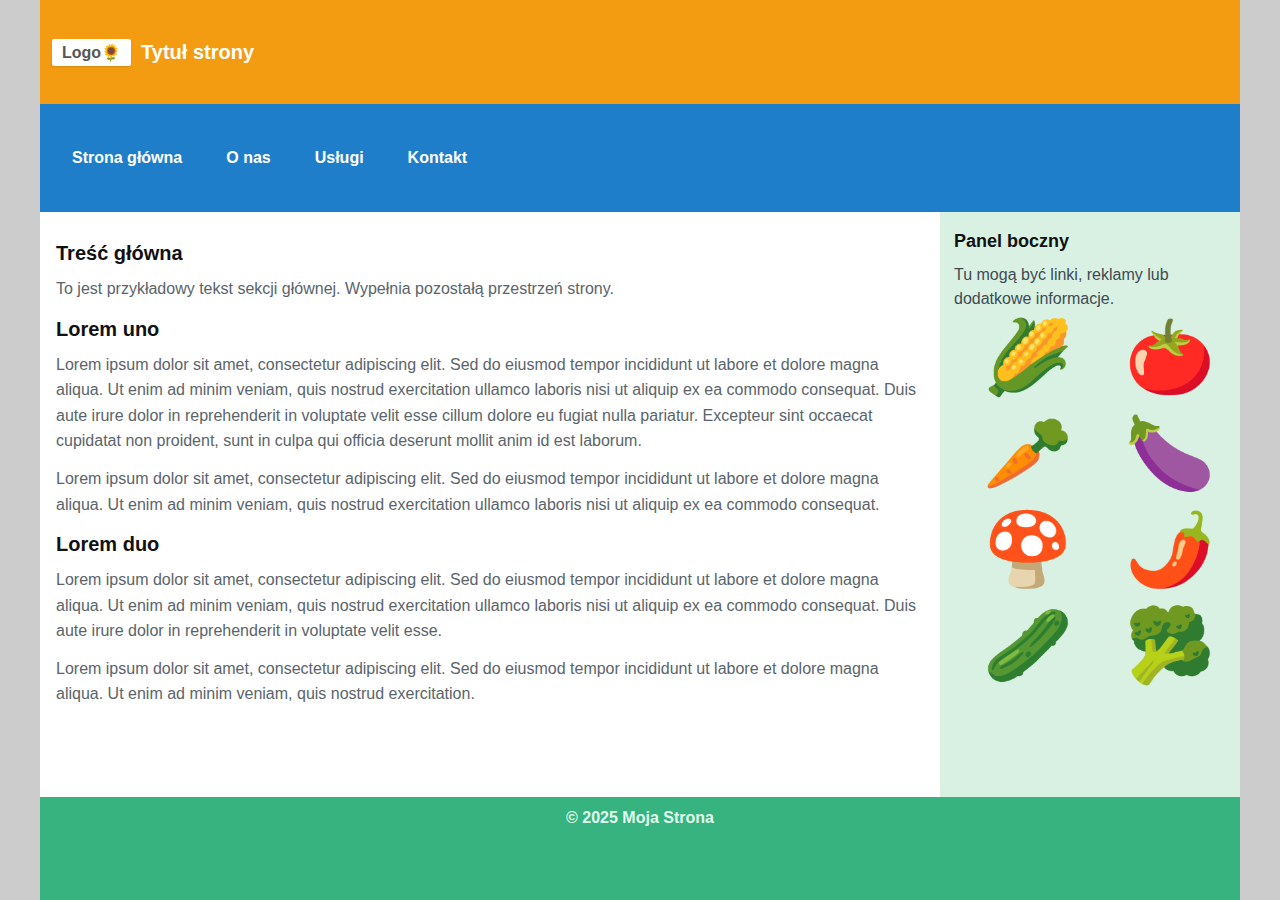
<file: lab-2/grid.html>
<!DOCTYPE html>
<html lang="pl">
  <head>
    <meta charset="UTF-8" />
    <meta name="viewport" content="width=device-width, initial-scale=1.0" />
    <title>Grid Layout Demo</title>
    <link rel="stylesheet" href="css/grid.css" />
  </head>
  <body>
    <div class="container">
      <header>
        <div class="logo">🌻</div>
        <h1>Tytuł strony</h1>
      </header>
      <nav>
        <a href="#">Strona główna</a>
        <a href="#">O nas</a>
        <a href="#">Usługi</a>
        <a href="#">Kontakt</a>
      </nav>
      <main>
        <h2>Treść główna</h2>
        <p>
          To jest przykładowy tekst sekcji głównej. Wypełnia pozostałą
          przestrzeń strony.
        </p>
        <h2>Lorem uno</h2>
        <p>Lorem ipsum dolor sit amet, consectetur adipiscing elit. Sed do eiusmod tempor incididunt ut labore et dolore magna aliqua. Ut enim ad minim veniam, quis nostrud exercitation ullamco laboris nisi ut aliquip ex ea commodo consequat. Duis aute irure dolor in reprehenderit in voluptate velit esse cillum dolore eu fugiat nulla pariatur. Excepteur sint occaecat cupidatat non proident, sunt in culpa qui officia deserunt mollit anim id est laborum.</p>
        <p>Lorem ipsum dolor sit amet, consectetur adipiscing elit. Sed do eiusmod tempor incididunt ut labore et dolore magna aliqua. Ut enim ad minim veniam, quis nostrud exercitation ullamco laboris nisi ut aliquip ex ea commodo consequat.</p>
        <h2>Lorem duo</h2>
        <p>Lorem ipsum dolor sit amet, consectetur adipiscing elit. Sed do eiusmod tempor incididunt ut labore et dolore magna aliqua. Ut enim ad minim veniam, quis nostrud exercitation ullamco laboris nisi ut aliquip ex ea commodo consequat. Duis aute irure dolor in reprehenderit in voluptate velit esse.</p>
        <p>Lorem ipsum dolor sit amet, consectetur adipiscing elit. Sed do eiusmod tempor incididunt ut labore et dolore magna aliqua. Ut enim ad minim veniam, quis nostrud exercitation.</p>
      </main>
      <aside>
        <h3>Panel boczny</h3>
        <p>Tu mogą być linki, reklamy lub dodatkowe informacje.</p>
        <div>
          <span>🌽</span><span>🍅</span> <span>🥕</span><span>🍆</span>
          <span>🍄</span><span>🌶️</span> <span>🥒</span><span>🥦</span>
        </div>
      </aside>
      <footer>
        <p>&copy; 2025 Moja Strona</p>
      </footer>
    </div>
  </body>
</html>
</file>
<file: lab-3/css/style.css>
html {
  font-size: 16px;
  font-family: system-ui, sans-serif;
  line-height: 1.5;
}
body {
  margin: 1rem;
  padding: 0;
}

a {
  color: #0066cc;
  text-decoration: none;
  font-size: 1.4rem;
}
a:hover {
  text-decoration: underline;
}
</file>
<file: lab-3/css/polo.css>
:root {
  --primary-color: #2874bf;
  --product-image: url('../images/polo_b.png');
}

* {
  box-sizing: border-box;
}

body {
  background-color: #e8e8e8;
  padding: 0;
  margin: 0;
  font-family: -apple-system, BlinkMacSystemFont, 'Segoe UI', Roboto, Oxygen, Ubuntu, Cantarell, sans-serif;
  container-type: inline-size;
}

.product-card {
  width: min(100%, calc(500px + 300px + 80px));
  max-width: 880px;
  margin: 20px auto;
  background-color: white;
  padding: 30px;
  display: flex;
  flex-direction: row;
  flex-wrap: nowrap;
  gap: 20px;
  align-items: flex-start;
}

.product-image-container {
  flex: 0 0 500px;
  width: 500px;
}

.product-image {
  width: 100%;
  aspect-ratio: 1;
  display: block;
  border: 3px solid var(--primary-color);
  border-radius: 12px;
  background-image: var(--product-image);
  background-repeat: no-repeat;
  background-size: contain;
  background-position: center;
  transition: border-color 0.3s ease, transform 0.3s ease;
}

.product-image:hover {
  transform: scale(1.02);
}

.product-info {
  flex: 0 0 300px;
  width: 300px;
  display: flex;
  flex-direction: column;
  gap: 20px;
}

.product-header {
  display: flex;
  justify-content: space-between;
  align-items: flex-start;
  gap: 15px;
}

.product-header h2 {
  margin: 0;
  font-size: 1.75rem;
  font-weight: bold;
  color: #2c2c2c;
}

.promo-badge {
  background-color: var(--primary-color);
  color: white;
  padding: 6px 16px;
  border-radius: 6px;
  font-weight: bold;
  font-size: 0.95rem;
  white-space: nowrap;
  transition: all 0.3s ease;
  animation: promoPulse 2s ease-in-out infinite;
}

.promo-badge:hover {
  transform: scale(1.05);
}

@keyframes promoPulse {
  0%, 100% {
    box-shadow: 0 0 0 0 rgba(0, 0, 0, 0);
  }
  50% {
    box-shadow: 0 0 10px 2px rgba(0, 0, 0, 0.1);
  }
}

.product-description {
  color: #5c6b7d;
  line-height: 1.6;
  margin: 0;
  font-size: 0.95rem;
}

.product-options {
  display: flex;
  flex-direction: column;
  gap: 12px;
}

.product-options h3 {
  margin: 0;
  font-size: 1rem;
  font-weight: bold;
  color: #2c2c2c;
}

.color-options {
  display: flex;
  gap: 12px;
  flex-wrap: wrap;
}

.color-options input[type="radio"] {
  display: none;
}

.color-button {
  width: 44px;
  height: 44px;
  border-radius: 50%;
  border: 3px solid transparent;
  cursor: pointer;
  transition: all 0.3s ease;
}

.color-button:hover {
  transform: scale(1.15);
}

.color-button.color-blue {
  background-color: #2874bf;
}

.color-button.color-red {
  background-color: #dc3545;
}

.color-button.color-green {
  background-color: #28a745;
}

.color-button.color-yellow {
  background-color: #ffc107;
}

.color-options input[type="radio"]:checked + .color-button {
  border-color: #2c2c2c;
  box-shadow: 0 0 0 1px #2c2c2c;
  animation: colorSelect 0.4s ease;
}

@keyframes colorSelect {
  0% {
    transform: scale(1);
  }
  50% {
    transform: scale(1.2) rotate(5deg);
  }
  100% {
    transform: scale(1);
  }
}

.size-options {
  display: flex;
  gap: 12px;
  flex-wrap: wrap;
}

.size-options input[type="radio"] {
  display: none;
}

.size-button {
  min-width: 52px;
  padding: 12px 16px;
  border: 2px solid #333;
  border-radius: 6px;
  text-align: center;
  cursor: pointer;
  font-weight: bold;
  background-color: white;
  color: #333;
  font-size: 1rem;
  transition: all 0.3s cubic-bezier(0.68, -0.55, 0.265, 1.55);
  position: relative;
}

.size-button:hover {
  background-color: #f5f5f5;
  transform: translateY(-3px);
  box-shadow: 0 4px 8px rgba(0, 0, 0, 0.15);
}

.size-options input[type="radio"]:checked + .size-button {
  background-color: var(--primary-color);
  color: white;
  border-color: #333;
  animation: sizeSelect 0.6s cubic-bezier(0.68, -0.55, 0.265, 1.55);
  transform: scale(1.05);
}

@keyframes sizeSelect {
  0% {
    transform: scale(1);
    opacity: 0.7;
  }
  30% {
    transform: scale(1.25) rotate(-5deg);
  }
  50% {
    transform: scale(0.95) rotate(3deg);
  }
  70% {
    transform: scale(1.15) rotate(-2deg);
  }
  100% {
    transform: scale(1.05);
    opacity: 1;
  }
}

.product-price {
  font-size: 2rem;
  font-weight: bold;
  color: #2c2c2c;
  text-align: center;
  margin: 10px 0;
}

.add-to-cart {
  background-color: var(--primary-color);
  color: white;
  border: 3px solid #333;
  padding: 14px 30px;
  border-radius: 10px;
  font-size: 1.1rem;
  font-weight: bold;
  cursor: pointer;
  display: flex;
  align-items: center;
  justify-content: center;
  gap: 8px;
  transition: all 0.3s ease;
}

.add-to-cart:hover {
  transform: translateY(-2px);
  box-shadow: 0 6px 20px rgba(0, 0, 0, 0.2);
}

.add-to-cart:active {
  transform: translateY(0);
  box-shadow: 0 2px 8px rgba(0, 0, 0, 0.2);
}

.cart-icon {
  font-size: 1.2rem;
  transition: transform 0.3s ease;
}

.add-to-cart:hover .cart-icon {
  transform: scale(1.2);
  animation: cartBounce 0.5s ease;
}

@keyframes cartBounce {
  0%, 100% {
    transform: scale(1.2) translateY(0);
  }
  50% {
    transform: scale(1.2) translateY(-4px);
  }
}

.product-card:has(#color-blue:checked) {
  --primary-color: #2874bf;
}

.product-card:has(#color-red:checked) {
  --primary-color: #dc3545;
}

.product-card:has(#color-green:checked) {
  --primary-color: #28a745;
}

.product-card:has(#color-yellow:checked) {
  --primary-color: #ffc107;
}

.product-card:has(#color-blue:checked) {
  --product-image: url('../images/polo_b.png');
}

.product-card:has(#color-red:checked) {
  --product-image: url('../images/polo_r.png');
}

.product-card:has(#color-green:checked) {
  --product-image: url('../images/polo_g.png');
}

.product-card:has(#color-yellow:checked) {
  --product-image: url('../images/polo_y.png');
}

@container (max-width: 860px) {
  .product-card {
    flex-direction: column;
    align-items: center;
    width: 100%;
  }

  .product-image-container {
    width: min(100%, 500px);
    flex: 0 0 auto;
  }

  .product-info {
    width: min(100%, 300px);
    flex: 0 0 auto;
    align-items: flex-start;
  }

  .product-header {
    justify-content: space-between;
    width: 100%;
  }

  .product-description {
    text-align: left;
  }

  .product-options h3 {
    text-align: left;
    align-self: flex-start;
  }

  .color-options,
  .size-options {
    justify-content: flex-start;
  }
}
</file>
<file: lab-5/style.css>
* {
  margin: 0;
  padding: 0;
  box-sizing: border-box;
}

body {
  font-family: 'Segoe UI', Tahoma, Geneva, Verdana, sans-serif;
  background: linear-gradient(135deg, #667eea 0%, #764ba2 100%);
  min-height: 100vh;
  padding: 20px;
}

.container {
  max-width: 1200px;
  margin: 0 auto;
  background: white;
  border-radius: 20px;
  box-shadow: 0 20px 60px rgba(0, 0, 0, 0.3);
  padding: 40px;
}

header {
  text-align: center;
  margin-bottom: 40px;
}

h1 {
  font-size: 3rem;
  color: #333;
  margin-bottom: 10px;
  background: linear-gradient(135deg, #667eea 0%, #764ba2 100%);
  -webkit-background-clip: text;
  -webkit-text-fill-color: transparent;
  background-clip: text;
}

.subtitle {
  color: #666;
  font-size: 1.1rem;
}

.controls {
  display: grid;
  grid-template-columns: repeat(auto-fit, minmax(300px, 1fr));
  gap: 30px;
  margin-bottom: 40px;
}

.control-group {
  background: #f8f9fa;
  padding: 25px;
  border-radius: 15px;
  box-shadow: 0 2px 10px rgba(0, 0, 0, 0.05);
}

.control-group h2 {
  font-size: 1.3rem;
  color: #333;
  margin-bottom: 15px;
}

.button-group {
  display: flex;
  flex-direction: column;
  gap: 10px;
}

.btn {
  padding: 15px 25px;
  font-size: 1rem;
  font-weight: 600;
  border: none;
  border-radius: 10px;
  cursor: pointer;
  transition: all 0.3s ease;
  display: flex;
  align-items: center;
  justify-content: center;
  gap: 10px;
}

.btn:hover {
  transform: translateY(-2px);
  box-shadow: 0 5px 15px rgba(0, 0, 0, 0.2);
}

.btn:active {
  transform: translateY(0);
}

.btn-circle {
  background: linear-gradient(135deg, #667eea 0%, #764ba2 100%);
  color: white;
}

.btn-square {
  background: linear-gradient(135deg, #f093fb 0%, #f5576c 100%);
  color: white;
}

.btn-recolor {
  background: linear-gradient(135deg, #4facfe 0%, #00f2fe 100%);
  color: white;
}

.circle-icon,
.square-icon {
  width: 20px;
  height: 20px;
  display: inline-block;
  background: white;
}

.circle-icon {
  border-radius: 50%;
}

.square-icon {
  border-radius: 3px;
}

.stats {
  display: flex;
  justify-content: center;
  gap: 40px;
  margin-bottom: 40px;
  padding: 20px;
  background: linear-gradient(135deg, #667eea15 0%, #764ba215 100%);
  border-radius: 15px;
  flex-wrap: wrap;
}

.stat-item {
  display: flex;
  align-items: center;
  gap: 10px;
}

.stat-label {
  font-size: 1.2rem;
  color: #666;
  font-weight: 500;
}

.stat-value {
  font-size: 2rem;
  font-weight: bold;
  color: #667eea;
  min-width: 40px;
  text-align: center;
}

.stat-total .stat-value {
  color: #764ba2;
}

.shapes-container {
  min-height: 300px;
  padding: 30px;
  background: #f8f9fa;
  border-radius: 15px;
  display: flex;
  flex-wrap: wrap;
  gap: 20px;
  justify-content: center;
  align-items: flex-start;
  box-shadow: inset 0 2px 10px rgba(0, 0, 0, 0.05);
}

.shape {
  width: 80px;
  height: 80px;
  cursor: pointer;
  transition: all 0.3s ease;
  box-shadow: 0 4px 6px rgba(0, 0, 0, 0.1);
  animation: appear 0.3s ease;
}

@keyframes appear {
  from {
    opacity: 0;
    transform: scale(0);
  }
  to {
    opacity: 1;
    transform: scale(1);
  }
}

.shape:hover {
  transform: scale(1.1) rotate(5deg);
  box-shadow: 0 6px 12px rgba(0, 0, 0, 0.2);
}

.shape:active {
  transform: scale(0.95);
}

.shape-circle {
  border-radius: 50%;
}

.shape-square {
  border-radius: 10px;
}

@media (max-width: 768px) {
  .container {
    padding: 20px;
  }

  h1 {
    font-size: 2rem;
  }

  .controls {
    grid-template-columns: 1fr;
  }

  .stats {
    flex-direction: column;
    gap: 15px;
    align-items: center;
  }

  .shape {
    width: 60px;
    height: 60px;
  }
}
</file>
<file: lab-6/css/style.css>
* {
    box-sizing: border-box;
    margin: 0;
    padding: 0;
}

body {
    font-family: Arial, sans-serif;
    background: #f5f5f5;
    padding: 20px;
}

.container {
    max-width: 600px;
    margin: 0 auto;
    background: white;
    padding: 30px;
    border-radius: 8px;
    box-shadow: 0 2px 10px rgba(0,0,0,0.1);
}

h1 {
    text-align: center;
    margin-bottom: 20px;
    color: #333;
}

.buttons {
    display: flex;
    gap: 10px;
    justify-content: center;
    margin-bottom: 20px;
}

button {
    padding: 10px 20px;
    border: none;
    border-radius: 4px;
    cursor: pointer;
    font-size: 14px;
}

#btn-fetch {
    background: #4CAF50;
    color: white;
}

#btn-error {
    background: #f44336;
    color: white;
}

#btn-reset {
    background: #2196F3;
    color: white;
}

button:hover {
    opacity: 0.9;
}

.error {
    background: #ffebee;
    color: #c62828;
    padding: 15px;
    border-radius: 4px;
    margin-bottom: 20px;
    display: none;
}

.error.visible {
    display: block;
}

.loader {
    text-align: center;
    padding: 20px;
    color: #666;
    display: none;
}

.loader.visible {
    display: block;
}

.list {
    list-style: none;
}

.list li {
    padding: 15px;
    border-bottom: 1px solid #eee;
}

.list li:last-child {
    border-bottom: none;
}

.list li strong {
    display: block;
    color: #333;
    margin-bottom: 5px;
}

.list li span {
    color: #666;
    font-size: 14px;
}
</file>
<file: lab-7/css/style.css>
* {
    box-sizing: border-box;
}

body {
    font-family: -apple-system, BlinkMacSystemFont, 'Segoe UI', Roboto, Oxygen, Ubuntu, sans-serif;
    margin: 0;
    padding: 20px;
    background: #f5f5f5;
    min-height: 100vh;
}

h1 {
    text-align: center;
    color: #333;
    margin-bottom: 30px;
}

.shop-layout {
    display: flex;
    gap: 30px;
    max-width: 1400px;
    margin: 0 auto;
    align-items: flex-start;
}

product-list {
    flex: 1;
}

shopping-cart {
    position: sticky;
    top: 20px;
}

@media (max-width: 900px) {
    .shop-layout {
        flex-direction: column;
        align-items: center;
    }

    shopping-cart {
        position: static;
        width: 100%;
        max-width: 320px;
    }
}
</file>
<file: lab-1/css/main.css>
* {
  margin: 0;
  padding: 0;
  box-sizing: border-box;
}

body {
  font-family: -apple-system, BlinkMacSystemFont, 'Segoe UI', Roboto, Oxygen, Ubuntu, Cantarell, sans-serif;
  font-size: 16px;
  line-height: 1.6;
  color: #333;
  background-color: #f5f5f5;
  padding: 20px;
}

body > h1 {
  text-align: center;
  color: #2c3e50;
  margin-bottom: 30px;
  font-size: 2.5em;
}

body > nav {
  max-width: 600px;
  margin: 0 auto 30px;
  background: white;
  padding: 20px;
  border-radius: 8px;
  box-shadow: 0 2px 10px rgba(0, 0, 0, 0.1);
}

body > nav ul {
  list-style: none;
}

body > nav li {
  margin: 15px 0;
}

body > nav a {
  display: block;
  padding: 12px 20px;
  background: #3498db;
  color: white;
  text-decoration: none;
  border-radius: 5px;
  transition: background 0.3s ease;
  text-align: center;
  font-weight: 500;
}

body > nav a:hover {
  background: #2980b9;
}

.back-link {
  display: block;
  text-align: center;
  color: #3498db;
  text-decoration: none;
  margin-top: 20px;
  font-weight: 500;
}

.back-link:hover {
  text-decoration: underline;
}

.login-container {
  max-width: 400px;
  margin: 50px auto;
  padding: 30px;
  background: white;
  border-radius: 10px;
  box-shadow: 0 2px 15px rgba(0, 0, 0, 0.1);
}

.login-container h1 {
  text-align: center;
  color: #2c3e50;
  margin-bottom: 30px;
  font-size: 2em;
}

.login-form {
  display: flex;
  flex-direction: column;
  gap: 20px;
}

.form-group {
  display: flex;
  flex-direction: column;
  gap: 8px;
}

.form-group label {
  font-weight: 500;
  color: #555;
  font-size: 16px;
}

.form-group input {
  padding: 12px;
  border: 1px solid #ddd;
  border-radius: 5px;
  font-size: 16px;
  transition: border-color 0.3s ease;
}

.form-group input:focus {
  outline: none;
  border-color: #3498db;
}

.login-form button[type="submit"] {
  padding: 12px 24px;
  background: #3498db;
  color: white;
  border: none;
  border-radius: 5px;
  font-size: 16px;
  font-weight: 500;
  cursor: pointer;
  transition: background 0.3s ease;
  margin-top: 10px;
}

.login-form button[type="submit"]:hover {
  background: #2980b9;
}

.page-nav {
  margin-top: 20px;
  text-align: center;
}

.page-nav a {
  color: #3498db;
  text-decoration: none;
  font-size: 14px;
}

.page-nav a:hover {
  text-decoration: underline;
}

.uwagi-container {
  max-width: 800px;
  margin: 0 auto;
  padding: 40px 20px;
}

.uwagi-container header {
  text-align: center;
  margin-bottom: 40px;
}

.uwagi-container h1 {
  color: #2c3e50;
  font-size: 2.5em;
  margin-bottom: 10px;
}

article {
  background: white;
  padding: 40px;
  border-radius: 10px;
  box-shadow: 0 2px 15px rgba(0, 0, 0, 0.1);
}

section {
  margin-bottom: 35px;
}

section:last-child {
  margin-bottom: 0;
}

h2 {
  color: #2c3e50;
  font-size: 1.8em;
  margin-bottom: 15px;
  border-bottom: 2px solid #3498db;
  padding-bottom: 8px;
}

p {
  margin-bottom: 15px;
  color: #555;
  text-align: justify;
}

ul {
  margin-left: 20px;
  margin-bottom: 15px;
}

li {
  margin-bottom: 10px;
  color: #555;
}

strong {
  color: #2c3e50;
}

code {
  background: #f4f4f4;
  padding: 2px 6px;
  border-radius: 3px;
  font-family: 'Courier New', monospace;
  font-size: 0.9em;
  color: #e74c3c;
}

footer {
  margin-top: 30px;
}
</file>
<file: lab-1/css/konkurs.css>
.theme-toggle {
  display: none;
}

body {
  background-color: #FFFFFF;
  color-scheme: light;
  padding: 20px;
}

.konkurs-container {
  max-width: 500px;
  margin: 0 auto;
}

.header-with-theme {
  position: relative;
  margin-bottom: 20px;
}

.header-with-theme h1 {
  color: #000000;
  font-size: 32px;
  font-weight: bold;
  line-height: 1.2;
  margin: 0;
  padding-right: 60px;
}

.theme-label {
  position: absolute;
  top: 0;
  right: 0;
  font-size: 40px;
  cursor: pointer;
  user-select: none;
}

.konkurs-form {
  background: #FFFFFF;
  padding: 30px;
  border-radius: 8px;
  box-shadow: 0 4px 8px rgba(0, 0, 0, 0.15);
}

.konkurs-form .form-group {
  display: flex;
  flex-direction: column;
  margin-bottom: 15px;
}

.konkurs-form label {
  font-size: 16px;
  font-weight: normal;
  color: #8B4513;
  margin-bottom: 5px;
}

.konkurs-form input,
.konkurs-form select {
  font-size: 16px;
  padding: 8px 10px;
  border: 1px solid #000000;
  border-radius: 4px;
  background-color: #FFFFFF;
  color: #000000;
  font-family: inherit;
}

.konkurs-form input:focus,
.konkurs-form select:focus {
  outline: none;
  border-color: #4CAF50;
}

.konkurs-form input[type="color"] {
  width: 100%;
  height: 40px;
  padding: 2px;
  cursor: pointer;
}

.konkurs-form select {
  cursor: pointer;
  appearance: auto;
}

.publikacja-fieldset {
  border: 1px solid #CCCCCC;
  border-radius: 4px;
  padding: 15px 20px;
  margin-bottom: 15px;
}

.publikacja-fieldset legend {
  font-size: 16px;
  font-weight: normal;
  color: #000000;
  padding: 0 5px;
}

.radio-group {
  display: flex;
  align-items: center;
  margin: 8px 0;
}

.radio-group input[type="radio"] {
  width: auto;
  margin: 0;
  margin-right: 8px;
  cursor: pointer;
}

.radio-group label {
  margin: 0;
  cursor: pointer;
  font-size: 16px;
  color: #000000;
}

.checkbox-group {
  flex-direction: row !important;
  align-items: center;
  gap: 8px;
  margin-bottom: 20px !important;
}

.checkbox-group input[type="checkbox"] {
  width: auto;
  margin: 0;
  cursor: pointer;
}

.checkbox-group label {
  margin: 0;
  cursor: pointer;
  font-size: 16px;
  color: #000000;
}

.konkurs-form button[type="submit"] {
  width: 100%;
  padding: 12px 24px;
  background: #4CAF50;
  color: white;
  border: none;
  border-radius: 4px;
  font-size: 16px;
  font-weight: 600;
  cursor: pointer;
  transition: background 0.2s ease;
}

.konkurs-form button[type="submit"]:hover {
  background: #45a049;
}

.konkurs-form ~ .page-nav {
  margin-top: 20px;
  text-align: center;
}

.konkurs-form ~ .page-nav a {
  color: #4CAF50;
  text-decoration: none;
  font-size: 14px;
}

.konkurs-form ~ .page-nav a:hover {
  text-decoration: underline;
}

body:has(.theme-toggle:checked) {
  background-color: #1A1A1A;
  color-scheme: dark;
}

.theme-toggle:checked ~ .header-with-theme h1 {
  color: #FFFFFF;
}

.theme-toggle:checked ~ .konkurs-form {
  background: #2D2D2D;
  color-scheme: dark;
}

.theme-toggle:checked ~ .konkurs-form label {
  color: #FFFFFF;
}

.theme-toggle:checked ~ .konkurs-form input,
.theme-toggle:checked ~ .konkurs-form select {
  background-color: #3A3A3A;
  color: #FFFFFF;
  border-color: #555555;
}

.theme-toggle:checked ~ .konkurs-form input::placeholder {
  color: #888888;
}

.theme-toggle:checked ~ .konkurs-form .publikacja-fieldset {
  border-color: #555555;
}

.theme-toggle:checked ~ .konkurs-form .publikacja-fieldset legend {
  color: #FFFFFF;
}

.theme-toggle:checked ~ .konkurs-form .radio-group label,
.theme-toggle:checked ~ .konkurs-form .checkbox-group label {
  color: #FFFFFF;
}

.theme-toggle:checked ~ .page-nav a {
  color: #66BB6A;
}
</file>
<file: lab-2/css/flex.css>
body {
  font-family: Arial, sans-serif;
  margin: 0;
  padding: 1rem;
  background-color: white;
}

h1 {
  margin-bottom: 1rem;
}

.theme-picker {
  border-width: 2px;
  border-style: solid;
  border-color: #c76621;
  background-color: #fff4e0;
  border-radius: 0.5rem;
  padding: 1rem 1rem;
  margin-bottom: 2rem;

  legend {
    font-weight: bold;
  }
}

.container {
  display: flex;
  flex-wrap: wrap;
  gap: 1rem;
  border-width: 2px;
  border-style: solid;
  border-color: #c76621;
  background-color: #fff4e0;
  border-radius: 0.5rem;
  padding: 1rem;

  @media (min-width: 1024px) {
    justify-content: space-between;
  }

  @media (max-width: 1023px) {
    flex-direction: column;
    align-items: center;

    .item {
      width: 50%;
      box-sizing: border-box;
    }
  }
}

.item {
  text-align: center;
  padding: 1rem;
  color: white;
  font-size: 1.2rem;
  border-radius: 0.5rem;
  background-color: blue;

  @media (min-width: 1024px) {
    flex-basis: calc((100% / 3) - (2 / 3 * 2rem) - 3rem);

    &:nth-child(5) {
      margin-left: auto;
    }
  }
}

body:has(input[value="red"]:checked) {
  .container {
    @media (min-width: 1024px) {
      justify-content: space-between;
      gap: 1rem;
    }

    @media (max-width: 1023px) {
      flex-direction: row;
      justify-content: space-between;
      gap: 1rem;
    }

    .item {
      background-color: red;

      @media (min-width: 1024px) {
        flex: 1 1 0;
      }

      @media (max-width: 1023px) {
        flex: 1 1 45%;
      }

      &:nth-child(1) {
        order: 1;
        font-weight: bold;

        @media (min-width: 1024px) {
          flex: 2 1 0;
        }

        @media (max-width: 1023px) {
          flex: 1 1 100%;
        }

        &::after {
          content: "Jestem większy i na środku!";
          display: block;
          font-size: 0.8em;
          color: white;
          font-weight: normal;
        }
      }

      &:nth-child(4) {
        order: 1;
      }

      &:nth-child(5) {
        order: 1;
      }
    }
  }
}

body:has(input[value="green"]:checked) {
  .container {
    @media (min-width: 1024px) {
      justify-content: space-between;
      gap: 1rem;
    }

    @media (max-width: 1023px) {
      display: flex;
      flex-direction: column-reverse;
      align-items: flex-end;
      gap: 1rem;
    }

    .item {
      background-color: green;

      &:nth-child(1) {
        position: relative;

        &::before,
        &::after {
          content: "\1F600";
          position: absolute;
          top: 50%;
          transform: translateY(-50%);
          font-size: 2em;
          line-height: 0;
        }

        &::before {
          left: 0;
        }

        &::after {
          right: 0;
        }

        @media (min-width: 1024px) {
          flex: 5 1 0;
        }

        @media (max-width: 1023px) {
          width: 85%;
        }
      }

      &:nth-child(2) {
        @media (min-width: 1024px) {
          flex: 4 1 0;
        }

        @media (max-width: 1023px) {
          width: 75%;
        }
      }

      &:nth-child(3) {
        @media (min-width: 1024px) {
          flex: 3 1 0;
        }

        @media (max-width: 1023px) {
          width: 65%;
        }
      }

      &:nth-child(4) {
        @media (min-width: 1024px) {
          flex: 2 1 0;
        }

        @media (max-width: 1023px) {
          width: 45%;
        }
      }

      &:nth-child(5) {
        @media (min-width: 1024px) {
          flex: 1 1 0;
        }

        @media (max-width: 1023px) {
          width: 35%;
        }
      }
    }
  }
}
</file>
<file: lab-2/css/galeria.css>
* {
  margin: 0;
  padding: 0;
  box-sizing: border-box;
}

body {
  font-family: "Segoe UI", Tahoma, Geneva, Verdana, sans-serif;
  background: linear-gradient(135deg, #667eea 0%, #764ba2 100%);
  min-height: 100vh;
  padding: 2rem 1rem;
  line-height: 1.6;
}

header {
  text-align: center;
  margin-bottom: 3rem;
  color: white;
}

header h1 {
  font-size: 2.5rem;
  margin-bottom: 1rem;
  text-shadow: 2px 2px 4px rgba(0, 0, 0, 0.3);
  letter-spacing: 2px;
}

header nav a {
  display: inline-block;
  color: white;
  text-decoration: none;
  padding: 0.75rem 1.5rem;
  background-color: rgba(255, 255, 255, 0.2);
  border: 2px solid rgba(255, 255, 255, 0.5);
  border-radius: 8px;
  transition: all 0.3s ease;
  font-weight: 600;
  backdrop-filter: blur(10px);
}

header nav a:hover {
  background-color: rgba(255, 255, 255, 0.3);
  border-color: white;
  transform: scale(1.05);
  box-shadow: 0 4px 8px rgba(0, 0, 0, 0.2);
}

.gallery-container {
  max-width: 1400px;
  margin: 0 auto;
  display: grid;
  grid-template-columns: 1fr;
  gap: 2.5rem;
  padding: 0 1rem;
}

.gallery-item {
  background: white;
  border-radius: 20px;
  overflow: hidden;
  border: 3px solid transparent;
  background-clip: padding-box;
  position: relative;
  transition: all 0.4s ease;
}

.gallery-item figcaption {
  padding: 1.2rem;
  text-align: center;
  font-weight: 600;
  font-size: 1.1rem;
  color: #333;
  background: white;
}

.gallery-item::before {
  content: "";
  position: absolute;
  top: -3px;
  left: -3px;
  right: -3px;
  bottom: -3px;
  background: linear-gradient(45deg, #ff6b6b, #ffd700, #4ecdc4, #45b7d1);
  border-radius: 20px;
  z-index: -1;
  opacity: 0;
  transition: opacity 0.4s ease;
}

.gallery-item picture {
  display: block;
  width: 100%;
}

.gallery-item img {
  width: 100%;
  height: auto;
  display: block;
  transition: all 0.4s ease;
  filter: brightness(0.9);
}

.gallery-item:hover {
  transform: scale(1.03) rotate(-1deg);
  box-shadow: 0 20px 40px rgba(255, 215, 0, 0.3);
}

.gallery-item:hover::before {
  opacity: 1;
}

.gallery-item:hover img {
  filter: brightness(1.1) contrast(1.05);
}

footer {
  text-align: center;
  margin-top: 4rem;
  color: white;
  font-size: 0.9rem;
  text-shadow: 1px 1px 2px rgba(0, 0, 0, 0.3);
}

@media (min-width: 1200px) {
  .gallery-container {
    grid-template-columns: repeat(2, 1fr);
    gap: 3rem;
  }

  header h1 {
    font-size: 3.5rem;
  }
}

@media (min-width: 800px) and (max-width: 1199px) {
  .gallery-container {
    padding: 0 2rem;
  }

  header h1 {
    font-size: 3rem;
  }
}

@media (max-width: 799px) {
  body {
    padding: 1rem 0.5rem;
  }

  header h1 {
    font-size: 2rem;
  }

  .gallery-container {
    gap: 2rem;
  }
}
</file>
<file: lab-2/css/grid.css>
* {
  margin: 0;
  padding: 0;
  box-sizing: border-box;
}

body {
  font-family: Arial, sans-serif;
  background-color: #eef0f1;
  color: #111111;
  height: 100%;
}

main,
aside {
  h1,
  h2,
  h3,
  p {
    margin-bottom: 1rem;
    line-height: 1.5;
  }
}

.container {
  background-color: #f9f6e8;
  min-height: 100vh;
  display: grid;
  grid-template-areas:
    "header"
    "nav"
    "main"
    "aside"
    "footer";
  grid-template-columns: 1fr;
}

header {
  grid-area: header;
  background-color: #f39c12;
  color: white;
  padding: 10px 12px;
  display: flex;
  align-items: center;
  gap: 10px;

  .logo {
    background-color: white;
    color: #555555;
    padding: 4px 10px;
    border-radius: 2px;
    font-weight: bold;
    box-shadow: 0 1px 2px rgba(0, 0, 0, 0.1);

    &::before {
      content: "Logo";
    }
  }

  h1 {
    font-size: 20px;
    font-weight: 800;
  }
}

nav {
  grid-area: nav;
  background-color: #1f7ec9;
  display: flex;
  flex-direction: row;
  justify-content: flex-start;
  align-items: center;
  gap: 16px;
  padding: 8px 10px;

  a {
    color: white;
    text-decoration: none;
    font-weight: bold;
    padding: 6px 10px;
  }
}

main {
  grid-area: main;
  background-color: white;
  padding: 16px;
  box-shadow: 0 1px 0 rgba(0, 0, 0, 0.04);

  h2 {
    font-size: 20px;
    margin: 10px 0 8px;
  }

  p {
    color: #5a646a;
    margin-bottom: 12px;
    line-height: 1.6;
  }
}

aside {
  grid-area: aside;
  background-color: #d9f1e3;
  padding: 14px;

  h3 {
    font-size: 18px;
    margin-bottom: 8px;
  }

  p {
    color: #3f4a52;
    margin-bottom: 10px;
    line-height: 1.5;
  }

  div {
    display: flex;
    justify-content: center;
    align-items: center;
    gap: clamp(10px, 3vw, 20px);
    font-size: clamp(30px, 7vw, 44px);
    line-height: 1;
    overflow: hidden;
  }

  span {
    display: inline-grid;
    place-items: center;
    width: 1em;
    height: 1em;
  }
}

footer {
  grid-area: footer;
  background-color: #36b37e;
  color: #eafff5;
  text-align: center;
  font-weight: bold;
  padding: 10px 12px;

  p {
    opacity: 0.95;
  }
}

@media (min-width: 1024px) {
  body {
    background-color: #ccc;
  }

  .container {
    grid-template-areas:
      "header header"
      "nav nav"
      "main aside"
      "footer footer";
    grid-template-columns: 1fr 300px;

    @media (min-width: 1200px) {
      max-width: 1200px;
      margin: 0 auto;
    }
  }

  header {
    padding: 8px 12px;
  }

  nav {
    justify-content: flex-start;
    padding: 8px 20px;
    gap: 20px;

    a {
      padding: 6px 12px;

      &:hover {
        background-color: rgba(255, 255, 255, 0.12);
        border-radius: 4px;
      }
    }
  }

  aside {
    padding: 16px 14px;

    div {
      display: grid;
      grid-template-columns: repeat(2, 1fr);
      gap: 24px 12px;
      font-size: 72px;
      overflow: visible;
      place-items: center;
    }
  }

  footer {
    padding: 12px;
  }
}
</file>
<file: lab-4/css/style.css>
/* Minimalny reset  */
* {
  margin: 0;
  padding: 0;
  box-sizing: border-box;
}

html {
  font-size: 16px;
  font-family: system-ui, -apple-system, "Segoe UI", Roboto, sans-serif;
  line-height: 1.5;
}

body {
  margin: 0;
  padding: 0;
  background: linear-gradient(135deg, #667eea 0%, #764ba2 100%);
  min-height: 100vh;
}

/* Header */
header {
  background: rgba(255, 255, 255, 0.95);
  padding: 1.5rem 2rem;
  box-shadow: 0 2px 10px rgba(0, 0, 0, 0.1);
  display: flex;
  justify-content: space-between;
  align-items: center;
}

header h1 {
  font-size: 2rem;
  color: #333;
  font-weight: 700;
}

.back-link {
  color: #667eea;
  text-decoration: none;
  font-size: 1rem;
  font-weight: 500;
  padding: 0.5rem 1rem;
  border-radius: 8px;
  transition: background 0.3s ease;
}

.back-link:hover {
  background: rgba(102, 126, 234, 0.1);
  text-decoration: none;
}

/* Kanban Board */
.kanban-board {
  display: grid;
  grid-template-columns: repeat(3, 1fr);
  gap: 1.5rem;
  padding: 2rem;
  max-width: 1600px;
  margin: 0 auto;
}

/* Column */
.column {
  background: rgba(255, 255, 255, 0.95);
  border-radius: 12px;
  padding: 1.5rem;
  box-shadow: 0 4px 20px rgba(0, 0, 0, 0.1);
  display: flex;
  flex-direction: column;
  min-height: 500px;
}

.column-header {
  display: flex;
  justify-content: space-between;
  align-items: center;
  margin-bottom: 1rem;
  padding-bottom: 1rem;
  border-bottom: 2px solid #e5e7eb;
}

.column-header h2 {
  font-size: 1.5rem;
  color: #1f2937;
  font-weight: 600;
}

.card-counter {
  background: #667eea;
  color: white;
  padding: 0.25rem 0.75rem;
  border-radius: 20px;
  font-size: 0.875rem;
  font-weight: 600;
}

.column-controls {
  display: flex;
  flex-direction: column;
  gap: 0.5rem;
  margin-bottom: 1rem;
}

.column-controls button {
  padding: 0.625rem;
  border: none;
  border-radius: 8px;
  font-size: 0.875rem;
  font-weight: 500;
  cursor: pointer;
  transition: all 0.2s ease;
  font-family: inherit;
}

.add-card-btn {
  background: #667eea;
  color: white;
}

.add-card-btn:hover {
  background: #5568d3;
  transform: translateY(-1px);
  box-shadow: 0 4px 12px rgba(102, 126, 234, 0.4);
}

.color-column-btn {
  background: #f3f4f6;
  color: #374151;
}

.color-column-btn:hover {
  background: #e5e7eb;
}


.cards-container {
  flex: 1;
  display: flex;
  flex-direction: column;
  gap: 0.75rem;
  overflow-y: auto;
  padding: 0.25rem;
}

.card {
  background: #fbbf24;
  border-radius: 8px;
  padding: 1rem;
  box-shadow: 0 2px 8px rgba(0, 0, 0, 0.1);
  transition: all 0.2s ease;
  cursor: grab;
  position: relative;
}

.card:hover {
  transform: translateY(-2px);
  box-shadow: 0 4px 16px rgba(0, 0, 0, 0.15);
}

.card-header {
  display: flex;
  justify-content: space-between;
  align-items: flex-start;
  margin-bottom: 0.75rem;
}

.card-title {
  flex: 1;
  font-size: 1rem;
  font-weight: 600;
  color: #1f2937;
  outline: none;
  word-wrap: break-word;
  min-height: 1.5rem;
  padding: 0.25rem;
  border-radius: 4px;
  transition: background 0.2s ease;
}

.card-title:focus {
  background: rgba(255, 255, 255, 0.5);
}

.card-title:empty:before {
  content: "Kliknij, aby edytować...";
  color: rgba(31, 41, 55, 0.5);
}

.delete-btn {
  background: rgba(239, 68, 68, 0.9);
  color: white;
  border: none;
  width: 24px;
  height: 24px;
  border-radius: 50%;
  font-size: 1rem;
  cursor: pointer;
  display: flex;
  align-items: center;
  justify-content: center;
  flex-shrink: 0;
  transition: all 0.2s ease;
  font-weight: bold;
  line-height: 1;
}

.delete-btn:hover {
  background: #dc2626;
  transform: scale(1.1);
}

.card-content {
  margin-bottom: 0.75rem;
}

.card-text {
  font-size: 0.875rem;
  color: #374151;
  outline: none;
  word-wrap: break-word;
  min-height: 2rem;
  padding: 0.5rem;
  border-radius: 4px;
  background: rgba(255, 255, 255, 0.3);
  transition: background 0.2s ease;
}

.card-text:focus {
  background: rgba(255, 255, 255, 0.6);
}

.card-text:empty:before {
  content: "Dodaj opis...";
  color: rgba(55, 65, 81, 0.5);
}

.card-actions {
  display: grid;
  grid-template-columns: 1fr 1fr 1fr 1fr 1fr;
  gap: 0.5rem;
}

.card-actions button {
  padding: 0.5rem;
  border: none;
  border-radius: 6px;
  font-size: 0.75rem;
  font-weight: 500;
  cursor: pointer;
  transition: all 0.2s ease;
  font-family: inherit;
}

.move-left-btn,
.move-right-btn {
  background: rgba(255, 255, 255, 0.7);
  color: #374151;
}

.move-left-btn:hover,
.move-right-btn:hover {
  background: rgba(255, 255, 255, 0.9);
  transform: translateY(-1px);
}

.move-left-btn:disabled,
.move-right-btn:disabled,
.move-up-btn:disabled,
.move-down-btn:disabled {
  opacity: 0.3;
  cursor: not-allowed;
}

.move-up-btn,
.move-down-btn {
  background: rgba(255, 255, 255, 0.7);
  color: #374151;
}

.move-up-btn:hover,
.move-down-btn:hover {
  background: rgba(255, 255, 255, 0.9);
  transform: translateY(-1px);
}

.color-card-btn {
  background: rgba(255, 255, 255, 0.7);
  color: #374151;
}

.color-card-btn:hover {
  background: rgba(255, 255, 255, 0.9);
}

.color-picker {
  position: absolute;
  background: white;
  border-radius: 8px;
  padding: 0.75rem;
  box-shadow: 0 4px 20px rgba(0, 0, 0, 0.2);
  z-index: 1000;
  display: none;
}

.color-picker.active {
  display: block;
}

.color-picker-title {
  font-size: 0.75rem;
  font-weight: 600;
  color: #374151;
  margin-bottom: 0.5rem;
  text-align: center;
}

.color-options {
  display: grid;
  grid-template-columns: repeat(5, 1fr);
  gap: 0.5rem;
}

.color-option {
  width: 32px;
  height: 32px;
  border-radius: 6px;
  cursor: pointer;
  border: 2px solid transparent;
  transition: all 0.2s ease;
  position: relative;
}

.color-option:hover {
  transform: scale(1.1);
  border-color: #374151;
}

.color-option.selected::after {
  content: "✓";
  position: absolute;
  top: 50%;
  left: 50%;
  transform: translate(-50%, -50%);
  color: white;
  font-weight: bold;
  font-size: 1rem;
  text-shadow: 0 0 3px rgba(0, 0, 0, 0.5);
}

@media (max-width: 1024px) {
  .kanban-board {
    grid-template-columns: 1fr;
  }

  .column {
    min-height: 300px;
  }
}

/* Scrollbar styling */
.cards-container::-webkit-scrollbar {
  width: 8px;
}

.cards-container::-webkit-scrollbar-track {
  background: #f3f4f6;
  border-radius: 4px;
}

.cards-container::-webkit-scrollbar-thumb {
  background: #cbd5e1;
  border-radius: 4px;
}

.cards-container::-webkit-scrollbar-thumb:hover {
  background: #94a3b8;
}
</file>
